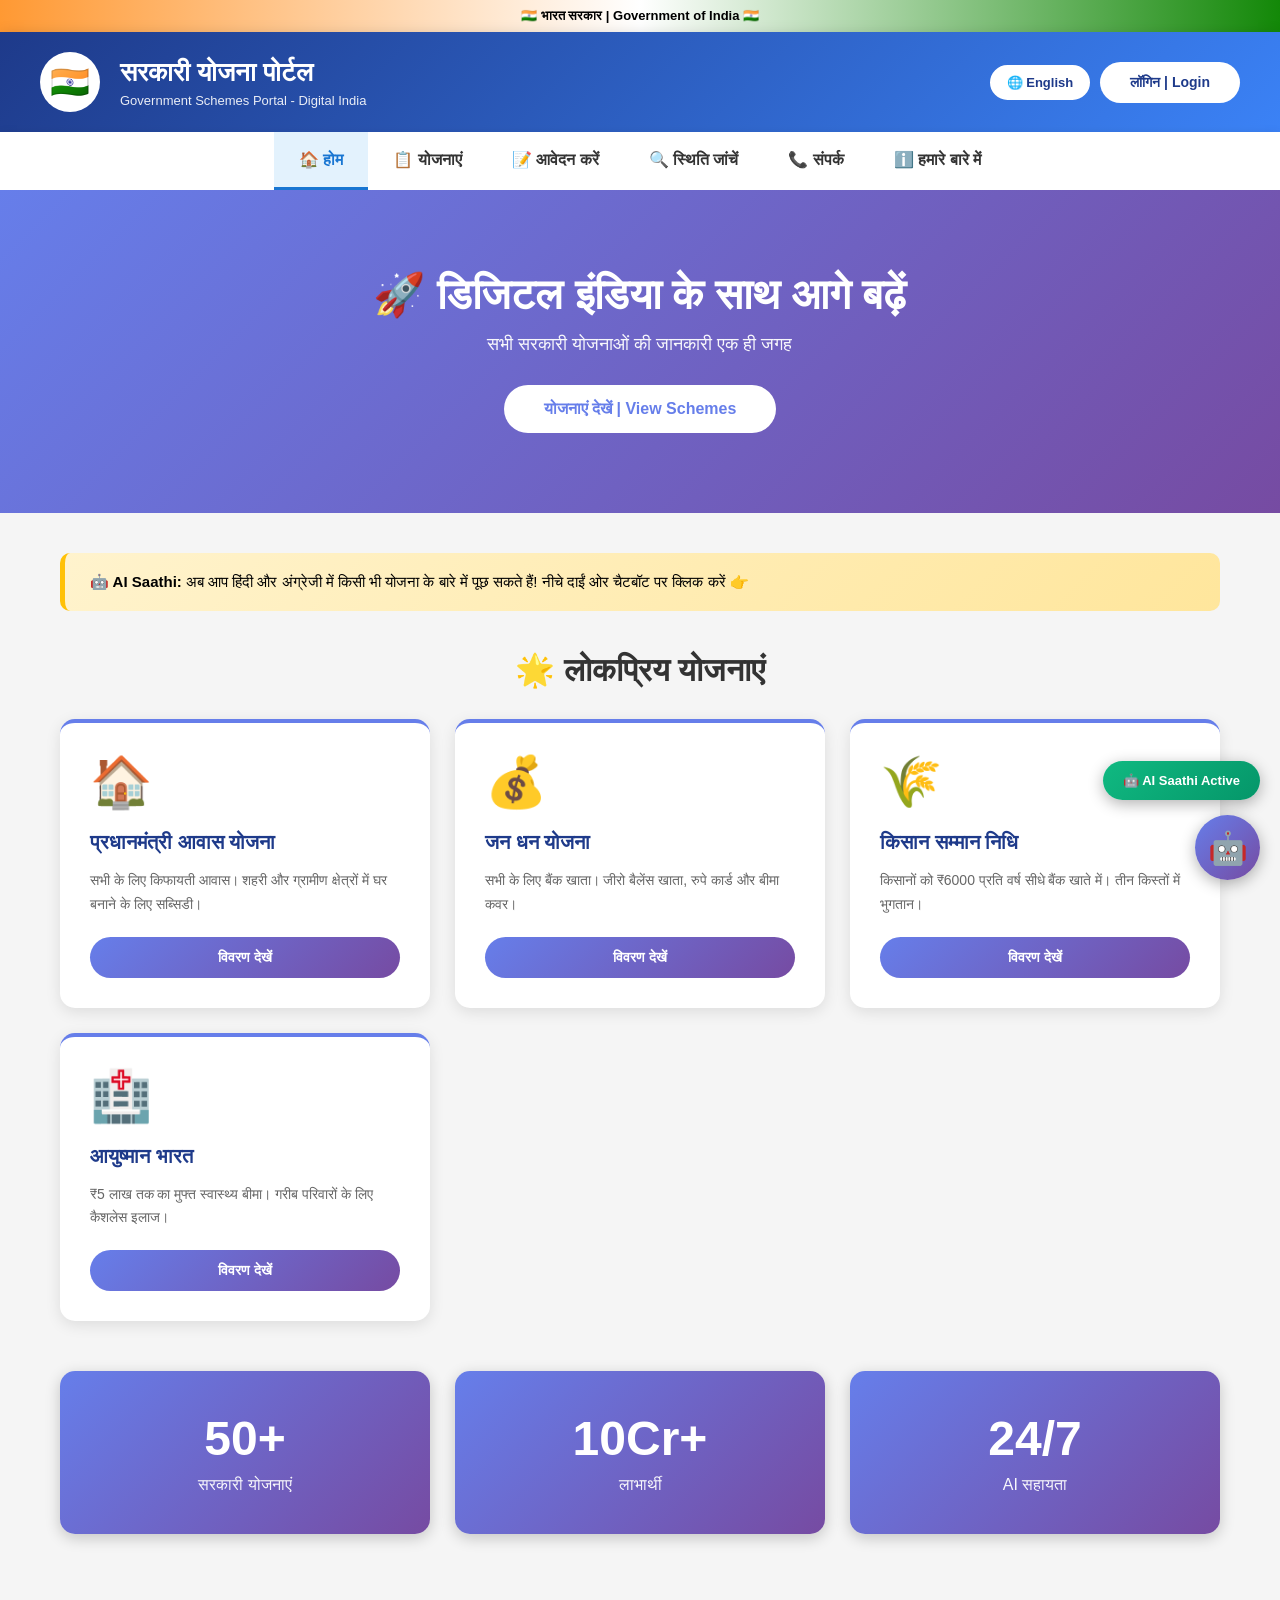
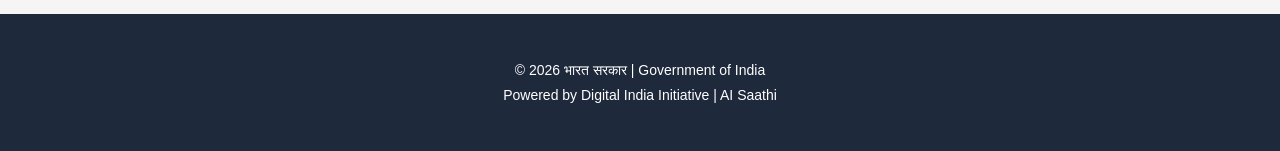
<file: frontend/demo-portal/index.html>
<!DOCTYPE html>
<html lang="hi">
<head>
  <meta charset="UTF-8">
  <meta name="viewport" content="width=device-width, initial-scale=1.0">
  <title>भारत सरकार योजना पोर्टल | Government Schemes Portal</title>
  <link rel="stylesheet" href="style.css">
</head>
<body>
  <div class="top-bar">🇮🇳 भारत सरकार | Government of India 🇮🇳</div>

  <header class="header">
    <div class="header-left">
      <div class="emblem">🇮🇳</div>
      <div class="header-title">
        <h1 data-hi="सरकारी योजना पोर्टल" data-en="Government Schemes Portal">सरकारी योजना पोर्टल</h1>
        <p data-hi="Government Schemes Portal - Digital India" data-en="Government Schemes Portal - Digital India">Government Schemes Portal - Digital India</p>
      </div>
    </div>
    <div style="display:flex;gap:10px;align-items:center;">
      <button class="lang-toggle" onclick="toggleLanguage()" style="background:white;color:#1e3a8a;padding:8px 15px;border:2px solid white;border-radius:20px;cursor:pointer;font-weight:600;font-size:13px;">🌐 English</button>
      <button class="btn-login" onclick="location.href='login.html'" data-hi="लॉगिन | Login" data-en="Login">लॉगिन | Login</button>
    </div>
  </header>

  <nav class="nav">
    <a href="index.html" class="active" data-hi="🏠 होम" data-en="🏠 Home">🏠 होम</a>
    <a href="schemes.html" data-hi="📋 योजनाएं" data-en="📋 Schemes">📋 योजनाएं</a>
    <a href="apply.html" data-hi="📝 आवेदन करें" data-en="📝 Apply">📝 आवेदन करें</a>
    <a href="status.html" data-hi="🔍 स्थिति जांचें" data-en="🔍 Check Status">🔍 स्थिति जांचें</a>
    <a href="contact.html" data-hi="📞 संपर्क" data-en="📞 Contact">📞 संपर्क</a>
    <a href="about.html" data-hi="ℹ️ हमारे बारे में" data-en="ℹ️ About">ℹ️ हमारे बारे में</a>
  </nav>

  <div class="hero">
    <h2 data-hi="🚀 डिजिटल इंडिया के साथ आगे बढ़ें" data-en="🚀 Move Forward with Digital India">🚀 डिजिटल इंडिया के साथ आगे बढ़ें</h2>
    <p data-hi="सभी सरकारी योजनाओं की जानकारी एक ही जगह" data-en="All Government Schemes Information at One Place">सभी सरकारी योजनाओं की जानकारी एक ही जगह</p>
    <button class="btn-hero" onclick="location.href='schemes.html'" data-hi="योजनाएं देखें | View Schemes" data-en="View Schemes">योजनाएं देखें | View Schemes</button>
  </div>

  <div class="container">
    <div class="info-banner">
      <strong data-hi="🤖 AI Saathi:" data-en="🤖 AI Saathi:">🤖 AI Saathi:</strong> <span data-hi="अब आप हिंदी और अंग्रेजी में किसी भी योजना के बारे में पूछ सकते हैं! नीचे दाईं ओर चैटबॉट पर क्लिक करें 👉" data-en="Now you can ask about any scheme in Hindi and English! Click the chatbot on the bottom right 👉">अब आप हिंदी और अंग्रेजी में किसी भी योजना के बारे में पूछ सकते हैं! नीचे दाईं ओर चैटबॉट पर क्लिक करें 👉</span>
    </div>

    <h2 class="section-title" data-hi="🌟 लोकप्रिय योजनाएं" data-en="🌟 Popular Schemes">🌟 लोकप्रिय योजनाएं</h2>
    
    <div class="schemes-grid">
      <div class="scheme-card">
        <div class="scheme-icon">🏠</div>
        <h3 data-hi="प्रधानमंत्री आवास योजना" data-en="PM Housing Scheme">प्रधानमंत्री आवास योजना</h3>
        <p data-hi="सभी के लिए किफायती आवास। शहरी और ग्रामीण क्षेत्रों में घर बनाने के लिए सब्सिडी।" data-en="Affordable housing for all. Subsidy for building homes in urban and rural areas.">सभी के लिए किफायती आवास। शहरी और ग्रामीण क्षेत्रों में घर बनाने के लिए सब्सिडी।</p>
        <button class="btn" onclick="location.href='schemes.html'" data-hi="विवरण देखें" data-en="View Details">विवरण देखें</button>
      </div>

      <div class="scheme-card">
        <div class="scheme-icon">💰</div>
        <h3 data-hi="जन धन योजना" data-en="Jan Dhan Yojana">जन धन योजना</h3>
        <p data-hi="सभी के लिए बैंक खाता। जीरो बैलेंस खाता, रुपे कार्ड और बीमा कवर।" data-en="Bank account for all. Zero balance account, RuPay card and insurance cover.">सभी के लिए बैंक खाता। जीरो बैलेंस खाता, रुपे कार्ड और बीमा कवर।</p>
        <button class="btn" onclick="location.href='schemes.html'" data-hi="विवरण देखें" data-en="View Details">विवरण देखें</button>
      </div>

      <div class="scheme-card">
        <div class="scheme-icon">🌾</div>
        <h3 data-hi="किसान सम्मान निधि" data-en="Kisan Samman Nidhi">किसान सम्मान निधि</h3>
        <p data-hi="किसानों को ₹6000 प्रति वर्ष सीधे बैंक खाते में। तीन किस्तों में भुगतान।" data-en="₹6000 per year directly to farmers' bank accounts. Payment in three installments.">किसानों को ₹6000 प्रति वर्ष सीधे बैंक खाते में। तीन किस्तों में भुगतान।</p>
        <button class="btn" onclick="location.href='schemes.html'" data-hi="विवरण देखें" data-en="View Details">विवरण देखें</button>
      </div>

      <div class="scheme-card">
        <div class="scheme-icon">🏥</div>
        <h3 data-hi="आयुष्मान भारत" data-en="Ayushman Bharat">आयुष्मान भारत</h3>
        <p data-hi="₹5 लाख तक का मुफ्त स्वास्थ्य बीमा। गरीब परिवारों के लिए कैशलेस इलाज।" data-en="Free health insurance up to ₹5 lakh. Cashless treatment for poor families.">₹5 लाख तक का मुफ्त स्वास्थ्य बीमा। गरीब परिवारों के लिए कैशलेस इलाज।</p>
        <button class="btn" onclick="location.href='schemes.html'" data-hi="विवरण देखें" data-en="View Details">विवरण देखें</button>
      </div>
    </div>

    <div class="stats-section">
      <div class="stat-card">
        <div class="stat-number">50+</div>
        <div class="stat-label" data-hi="सरकारी योजनाएं" data-en="Government Schemes">सरकारी योजनाएं</div>
      </div>
      <div class="stat-card">
        <div class="stat-number">10Cr+</div>
        <div class="stat-label" data-hi="लाभार्थी" data-en="Beneficiaries">लाभार्थी</div>
      </div>
      <div class="stat-card">
        <div class="stat-number">24/7</div>
        <div class="stat-label" data-hi="AI सहायता" data-en="AI Support">AI सहायता</div>
      </div>
    </div>
  </div>

  <footer class="footer">
    <p>© 2026 भारत सरकार | Government of India</p>
    <p>Powered by Digital India Initiative | AI Saathi</p>
  </footer>

  <div class="ai-badge">🤖 AI Saathi Active</div>
  <script src="lang-toggle.js"></script>
  <script src="chatbot.js"></script>
</body>
</html>
</file>
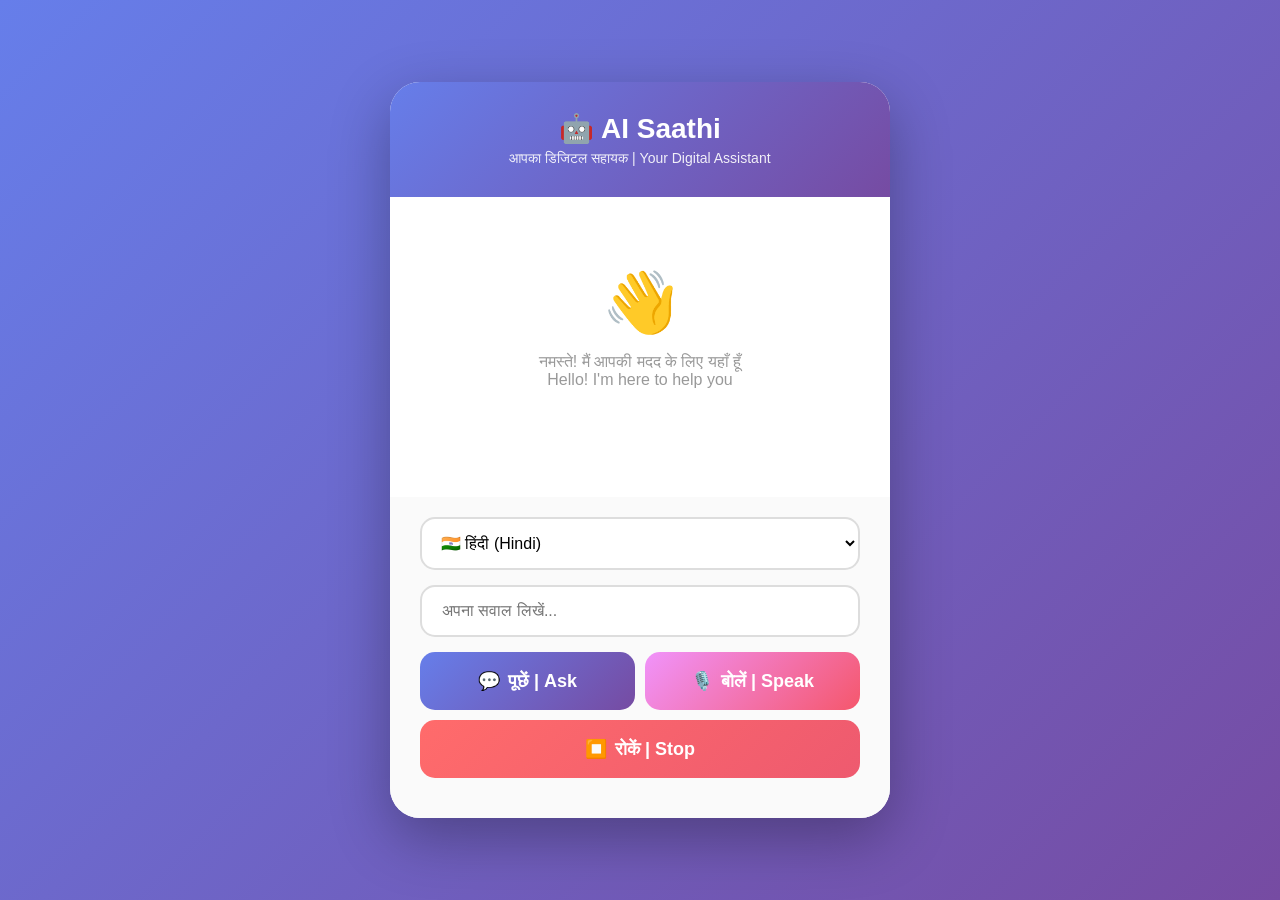
<file: frontend/main-chat/index.html>
<!DOCTYPE html>
<html>
<head>
  <title>AI Saathi - आपका सहायक</title>
  <meta charset="UTF-8">
  <meta name="viewport" content="width=device-width, initial-scale=1.0">
  <meta http-equiv="Cache-Control" content="no-cache, no-store, must-revalidate">
  <style>
    * { margin: 0; padding: 0; box-sizing: border-box; }
    body {
      font-family: 'Segoe UI', Tahoma, Geneva, Verdana, sans-serif;
      background: linear-gradient(135deg, #667eea 0%, #764ba2 100%);
      min-height: 100vh;
      display: flex;
      justify-content: center;
      align-items: center;
      padding: 20px;
    }
    .container {
      background: white;
      border-radius: 30px;
      box-shadow: 0 20px 60px rgba(0,0,0,0.3);
      max-width: 500px;
      width: 100%;
      overflow: hidden;
    }
    .header {
      background: linear-gradient(135deg, #667eea 0%, #764ba2 100%);
      color: white;
      padding: 30px;
      text-align: center;
    }
    .header h1 { font-size: 28px; margin-bottom: 5px; }
    .header p { font-size: 14px; opacity: 0.9; }
    .chat-area {
      padding: 30px;
      min-height: 300px;
      max-height: 400px;
      overflow-y: auto;
    }
    .message {
      background: #f0f0f0;
      padding: 20px;
      border-radius: 20px;
      margin-bottom: 15px;
      font-size: 18px;
      line-height: 1.6;
      animation: fadeIn 0.3s;
    }
    .listen-btn {
      background: linear-gradient(135deg, #4caf50 0%, #45a049 100%);
      color: white;
      border: none;
      padding: 8px 16px;
      border-radius: 20px;
      cursor: pointer;
      font-size: 14px;
      font-weight: 600;
      margin-top: 10px;
      display: inline-flex;
      align-items: center;
      gap: 6px;
      transition: all 0.3s;
    }
    .listen-btn:hover { transform: translateY(-2px); box-shadow: 0 4px 12px rgba(76, 175, 80, 0.4); }
    .listen-btn.playing { background: linear-gradient(135deg, #ff6b6b 0%, #ee5a6f 100%); animation: pulse 1.5s infinite; }
    @keyframes fadeIn { from { opacity: 0; transform: translateY(10px); } to { opacity: 1; transform: translateY(0); } }
    @keyframes pulse { 0%, 100% { transform: scale(1); } 50% { transform: scale(1.05); } }
    .message.thinking { background: #e3f2fd; color: #1976d2; text-align: center; font-weight: 500; }
    .message.listening { background: #fff3e0; color: #f57c00; text-align: center; font-weight: 500; }
    .empty-state { text-align: center; color: #999; padding: 40px 20px; }
    .empty-state .icon { font-size: 60px; margin-bottom: 15px; }
    .controls { padding: 20px 30px 30px; background: #fafafa; }
    .lang-selector { margin-bottom: 15px; }
    .lang-selector select {
      width: 100%;
      padding: 15px;
      font-size: 16px;
      border: 2px solid #ddd;
      border-radius: 15px;
      background: white;
      cursor: pointer;
      transition: all 0.3s;
    }
    .lang-selector select:focus { outline: none; border-color: #667eea; }
    .input-area { display: flex; gap: 10px; margin-bottom: 15px; }
    #q {
      flex: 1;
      padding: 15px 20px;
      font-size: 16px;
      border: 2px solid #ddd;
      border-radius: 15px;
      transition: all 0.3s;
    }
    #q:focus { outline: none; border-color: #667eea; }
    .btn-group { display: grid; grid-template-columns: 1fr 1fr; gap: 10px; }
    .control-btns { margin-top: 10px; }
    button {
      padding: 18px;
      font-size: 18px;
      border: none;
      border-radius: 15px;
      cursor: pointer;
      font-weight: 600;
      transition: all 0.3s;
      display: flex;
      align-items: center;
      justify-content: center;
      gap: 8px;
    }
    .ask-btn { background: linear-gradient(135deg, #667eea 0%, #764ba2 100%); color: white; }
    .ask-btn:hover { transform: translateY(-2px); box-shadow: 0 5px 15px rgba(102, 126, 234, 0.4); }
    .mic-btn { background: linear-gradient(135deg, #f093fb 0%, #f5576c 100%); color: white; }
    .mic-btn:hover { transform: translateY(-2px); box-shadow: 0 5px 15px rgba(245, 87, 108, 0.4); }
    .mic-btn.listening { animation: pulse 1.5s infinite; }
    .stop-btn { background: linear-gradient(135deg, #ff6b6b 0%, #ee5a6f 100%); color: white; width: 100%; }
    .stop-btn:hover { transform: translateY(-2px); box-shadow: 0 5px 15px rgba(255, 107, 107, 0.4); }
    button:active { transform: scale(0.98); }
    .detected-lang { text-align: center; font-size: 12px; color: #666; margin-top: 10px; }
    @media (max-width: 600px) {
      .header h1 { font-size: 24px; }
      .message { font-size: 16px; }
      button { font-size: 16px; padding: 15px; }
    }
  </style>
</head>
<body>
  <div class="container">
    <div class="header">
      <h1>🤖 AI Saathi</h1>
      <p>आपका डिजिटल सहायक | Your Digital Assistant</p>
    </div>
    <div class="chat-area" id="chat-area">
      <div class="empty-state">
        <div class="icon">👋</div>
        <p>नमस्ते! मैं आपकी मदद के लिए यहाँ हूँ</p>
        <p>Hello! I'm here to help you</p>
      </div>
    </div>
    <div class="controls">
      <div class="lang-selector">
        <select id="lang">
          <option value="hi-IN">🇮🇳 हिंदी (Hindi)</option>
          <option value="en-IN">🇬🇧 English</option>
        </select>
      </div>
      <div class="input-area">
        <input type="text" id="q" placeholder="Type your question...">
      </div>
      <div class="btn-group">
        <button class="ask-btn" onclick="ask()"><span>💬</span><span>पूछें | Ask</span></button>
        <button class="mic-btn" id="mic-btn" onclick="startVoice()"><span>🎙️</span><span>बोलें | Speak</span></button>
      </div>
      <div class="control-btns">
        <button class="stop-btn" onclick="stopAll()"><span>⏹️</span><span>रोकें | Stop</span></button>
      </div>
      <div class="detected-lang" id="detected-lang"></div>
    </div>
  </div>

<script>
const textApiUrl = "https://jg30c7c6r7.execute-api.ap-south-1.amazonaws.com/prod/ask";
const audioApiUrl = "https://jg30c7c6r7.execute-api.ap-south-1.amazonaws.com/prod/audio";

let audioPlayer = null;
let recognition = null;

async function ask(autoPlayAudio = false){
  const qEl = document.getElementById("q");
  const langEl = document.getElementById("lang");
  const chatArea = document.getElementById("chat-area");

  if (!qEl) return;
  const q = qEl.value.trim();
  if (!q) return;

  const selectedLang = langEl ? langEl.value.split("-")[0] : "hi";

  stopAll();
  const thinkingMsg = selectedLang === "en" ? "🤔 Thinking..." : "🤔 सोच रहा हूँ... Thinking...";
  chatArea.innerHTML = `<div class="message thinking">${thinkingMsg}</div>`;
  document.getElementById("detected-lang").innerText = "";

  try{
    const res = await fetch(textApiUrl,{
      method:"POST",
      headers:{"Content-Type":"application/json"},
      body: JSON.stringify({question:q, language: selectedLang})
    });

    if(!res.ok) throw new Error("API error: " + res.status);
    const data = await res.json();
    
    let messageHTML = `<div class="message">${data.answer || "No answer received"}`;
    messageHTML += `<br><button class="listen-btn" onclick="fetchAudio(this, '${selectedLang}')"><span>🔊</span><span>सुनें | Listen</span></button>`;
    messageHTML += `</div>`;
    chatArea.innerHTML = messageHTML;
    
    if(data.detected_language){
      const langName = data.detected_language === 'en' ? 'English' : 'हिंदी';
      document.getElementById("detected-lang").innerText = `भाषा | Language: ${langName}`;
    }
    
    qEl.value = "";
    
    if(autoPlayAudio){
      setTimeout(() => {
        const listenBtn = chatArea.querySelector('.listen-btn');
        if(listenBtn) listenBtn.click();
      }, 100);
    }

  }catch(e){
    chatArea.innerHTML = `<div class="message" style="background:#ffebee;color:#c62828;">❌ Error: ${e.message}</div>`;
  }
}

async function fetchAudio(btnElement, language){
  if(audioPlayer && !audioPlayer.paused){
    stopAudio();
    return;
  }
  
  // Get the text from the message div
  const messageDiv = btnElement.closest('.message');
  const text = messageDiv.textContent.replace(/सुनें \| Listen/g, '').trim();
  
  btnElement.innerHTML = '<span>⏳</span><span>Loading...</span>';
  btnElement.disabled = true;
  
  try{
    const res = await fetch(audioApiUrl, {
      method: "POST",
      headers: {"Content-Type": "application/json"},
      body: JSON.stringify({text: text, language: language})
    });
    
    if(!res.ok) throw new Error("Audio API error");
    const data = await res.json();
    
    if(data.audio){
      playAudio(data.audio, btnElement);
    }
  }catch(e){
    btnElement.innerHTML = '<span>❌</span><span>Error</span>';
    setTimeout(() => {
      btnElement.innerHTML = '<span>🔊</span><span>सुनें | Listen</span>';
      btnElement.disabled = false;
    }, 2000);
  }
}

function playAudio(base64, btnElement){
  stopAudio();
  const src = "data:audio/mp3;base64," + base64;
  audioPlayer = new Audio(src);
  
  if(btnElement){
    btnElement.innerHTML = '<span>⏸️</span><span>रोकें | Stop</span>';
    btnElement.classList.add('playing');
    btnElement.disabled = false;
  }
  
  audioPlayer.play();
  
  audioPlayer.onended = () => {
    if(btnElement){
      btnElement.innerHTML = '<span>🔊</span><span>सुनें | Listen</span>';
      btnElement.classList.remove('playing');
    }
    audioPlayer = null;
  };
}

function stopAudio(){
  if (audioPlayer){
    audioPlayer.pause();
    audioPlayer.currentTime = 0;
    audioPlayer = null;
  }
  document.querySelectorAll('.listen-btn').forEach(btn => {
    btn.innerHTML = '<span>🔊</span><span>सुनें | Listen</span>';
    btn.classList.remove('playing');
    btn.disabled = false;
  });
}

function startVoice(){
  stopAll();

  const SpeechRecognition = window.SpeechRecognition || window.webkitSpeechRecognition;
  if (!SpeechRecognition){
    alert("आपका ब्राउज़र वॉइस को सपोर्ट नहीं करता | Voice not supported");
    return;
  }

  const langEl = document.getElementById("lang");
  const chatArea = document.getElementById("chat-area");
  const micBtn = document.getElementById("mic-btn");
  const selectedLang = langEl ? langEl.value : "hi-IN";

  recognition = new SpeechRecognition();
  recognition.lang = selectedLang;
  recognition.continuous = false;
  recognition.interimResults = false;

  recognition.start();
  const listeningMsg = selectedLang === "hi-IN" ? "🎤 सुन रहा हूँ... Listening..." : "🎤 Listening...";
  chatArea.innerHTML = `<div class="message listening">${listeningMsg}</div>`;
  micBtn.classList.add('listening');

  recognition.onresult = function(event){
    const text = event.results[0][0].transcript;
    document.getElementById("q").value = text;
    recognition.stop();
    micBtn.classList.remove('listening');
    ask(true);
  };

  recognition.onend = function(){ 
    recognition = null;
    micBtn.classList.remove('listening');
  };
  
  recognition.onerror = function(e){ 
    recognition = null;
    micBtn.classList.remove('listening');
    if(e.error !== 'no-speech'){
      chatArea.innerHTML = `<div class="message" style="background:#ffebee;color:#c62828;">❌ Voice error: ${e.error}</div>`;
    }
  };
}

function stopVoice(){
  if (recognition){
    recognition.stop();
    recognition = null;
  }
}

function stopAll(){
  stopAudio();
  stopVoice();
  const micBtn = document.getElementById("mic-btn");
  if(micBtn) micBtn.classList.remove('listening');
}

function updatePlaceholder(){
  const langEl = document.getElementById("lang");
  const qEl = document.getElementById("q");
  if(langEl && qEl){
    qEl.placeholder = langEl.value === "en-IN" ? "Type your question..." : "अपना सवाल लिखें...";
  }
}

document.addEventListener("DOMContentLoaded", function(){
  const langEl = document.getElementById("lang");
  const qEl = document.getElementById("q");
  
  if(langEl){
    langEl.addEventListener("change", function(){
      stopAll();
      updatePlaceholder();
    });
  }
  
  if(qEl){
    qEl.addEventListener("keypress", function(e){
      if(e.key === "Enter") ask();
    });
  }
  
  updatePlaceholder();
});
</script>
</body>
</html>
</file>
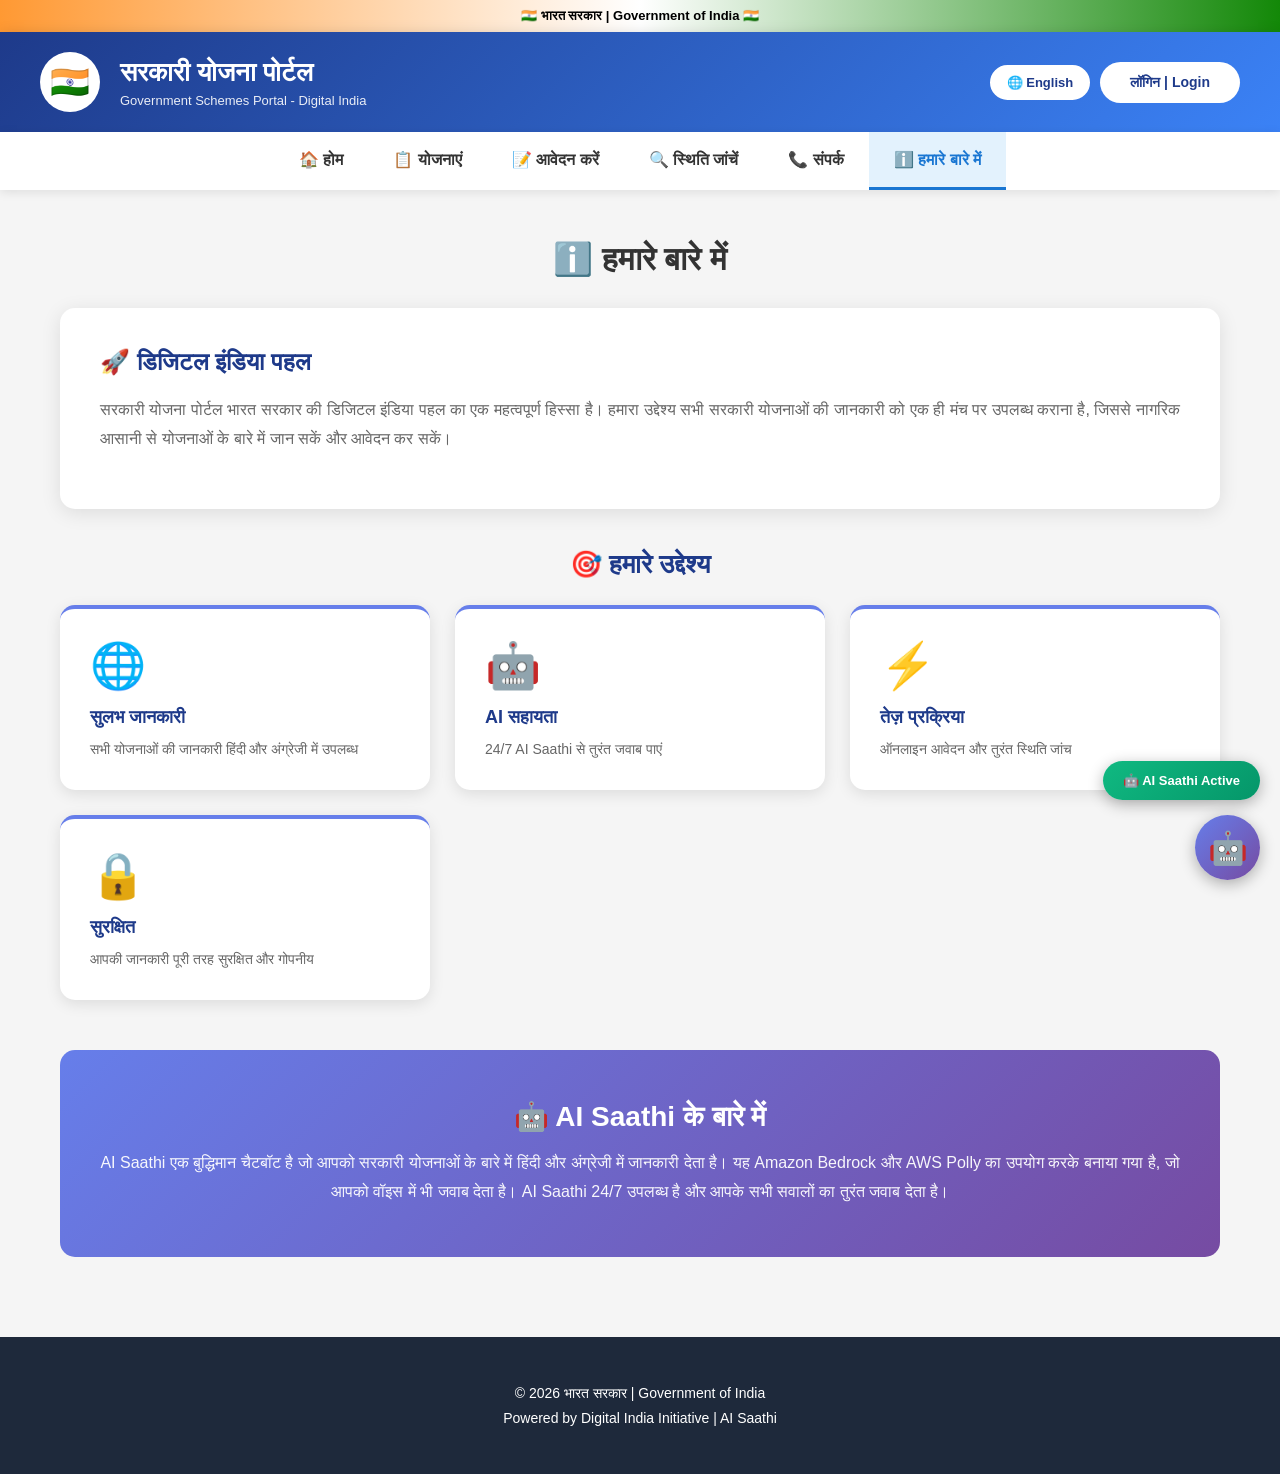
<file: frontend/demo-portal/about.html>
<!DOCTYPE html>
<html lang="hi">
<head>
  <meta charset="UTF-8">
  <meta name="viewport" content="width=device-width, initial-scale=1.0">
  <title>हमारे बारे में | About Us</title>
  <link rel="stylesheet" href="style.css">
</head>
<body>
  <div class="top-bar">🇮🇳 भारत सरकार | Government of India 🇮🇳</div>

  <header class="header">
    <div class="header-left">
      <div class="emblem">🇮🇳</div>
      <div class="header-title">
        <h1 data-hi="सरकारी योजना पोर्टल" data-en="Government Schemes Portal">सरकारी योजना पोर्टल</h1>
        <p>Government Schemes Portal - Digital India</p>
      </div>
    </div>
    <div style="display:flex;gap:10px;align-items:center;">
      <button class="lang-toggle" onclick="toggleLanguage()" style="background:white;color:#1e3a8a;padding:8px 15px;border:2px solid white;border-radius:20px;cursor:pointer;font-weight:600;font-size:13px;">🌐 English</button>
      <button class="btn-login" onclick="location.href='login.html'" data-hi="लॉगिन | Login" data-en="Login">लॉगिन | Login</button>
    </div>
  </header>

  <nav class="nav">
    <a href="index.html" data-hi="🏠 होम" data-en="🏠 Home">🏠 होम</a>
    <a href="schemes.html" data-hi="📋 योजनाएं" data-en="📋 Schemes">📋 योजनाएं</a>
    <a href="apply.html" data-hi="📝 आवेदन करें" data-en="📝 Apply">📝 आवेदन करें</a>
    <a href="status.html" data-hi="🔍 स्थिति जांचें" data-en="🔍 Check Status">🔍 स्थिति जांचें</a>
    <a href="contact.html" data-hi="📞 संपर्क" data-en="📞 Contact">📞 संपर्क</a>
    <a href="about.html" class="active" data-hi="ℹ️ हमारे बारे में" data-en="ℹ️ About">ℹ️ हमारे बारे में</a>
  </nav>

  <div class="container" style="margin-top:50px;">
    <h2 class="section-title" data-hi="ℹ️ हमारे बारे में" data-en="ℹ️ About Us">ℹ️ हमारे बारे में</h2>

    <div style="background:white; padding:40px; border-radius:15px; box-shadow:0 4px 20px rgba(0,0,0,0.1); margin-bottom:40px;">
      <h3 style="color:#1e3a8a; font-size:24px; margin-bottom:20px;" data-hi="🚀 डिजिटल इंडिया पहल" data-en="🚀 Digital India Initiative">🚀 डिजिटल इंडिया पहल</h3>
      <p style="color:#666; line-height:1.8; font-size:16px; margin-bottom:15px;" data-hi="सरकारी योजना पोर्टल भारत सरकार की डिजिटल इंडिया पहल का एक महत्वपूर्ण हिस्सा है। हमारा उद्देश्य सभी सरकारी योजनाओं की जानकारी को एक ही मंच पर उपलब्ध कराना है, जिससे नागरिक आसानी से योजनाओं के बारे में जान सकें और आवेदन कर सकें।" data-en="The Government Schemes Portal is a key part of the Government of India's Digital India initiative. Our goal is to provide information about all government schemes on a single platform, making it easy for citizens to learn about and apply for schemes.">
        सरकारी योजना पोर्टल भारत सरकार की डिजिटल इंडिया पहल का एक महत्वपूर्ण हिस्सा है। हमारा उद्देश्य सभी सरकारी योजनाओं की जानकारी को एक ही मंच पर उपलब्ध कराना है, जिससे नागरिक आसानी से योजनाओं के बारे में जान सकें और आवेदन कर सकें।
      </p>
    </div>

    <h3 style="color:#1e3a8a; font-size:26px; margin-bottom:25px; text-align:center;" data-hi="🎯 हमारे उद्देश्य" data-en="🎯 Our Objectives">🎯 हमारे उद्देश्य</h3>
    
    <div style="display:grid; grid-template-columns:repeat(auto-fit, minmax(280px, 1fr)); gap:25px; margin-bottom:50px;">
      <div style="background:white; padding:30px; border-radius:15px; box-shadow:0 4px 15px rgba(0,0,0,0.1); border-top:4px solid #667eea;">
        <div style="font-size:45px; margin-bottom:15px;">🌐</div>
        <h4 style="color:#1e3a8a; margin-bottom:10px; font-size:18px;" data-hi="सुलभ जानकारी" data-en="Accessible Information">सुलभ जानकारी</h4>
        <p style="color:#666; line-height:1.6; font-size:14px;" data-hi="सभी योजनाओं की जानकारी हिंदी और अंग्रेजी में उपलब्ध" data-en="Information about all schemes available in Hindi and English">सभी योजनाओं की जानकारी हिंदी और अंग्रेजी में उपलब्ध</p>
      </div>

      <div style="background:white; padding:30px; border-radius:15px; box-shadow:0 4px 15px rgba(0,0,0,0.1); border-top:4px solid #667eea;">
        <div style="font-size:45px; margin-bottom:15px;">🤖</div>
        <h4 style="color:#1e3a8a; margin-bottom:10px; font-size:18px;" data-hi="AI सहायता" data-en="AI Support">AI सहायता</h4>
        <p style="color:#666; line-height:1.6; font-size:14px;" data-hi="24/7 AI Saathi से तुरंत जवाब पाएं" data-en="Get instant answers from AI Saathi 24/7">24/7 AI Saathi से तुरंत जवाब पाएं</p>
      </div>

      <div style="background:white; padding:30px; border-radius:15px; box-shadow:0 4px 15px rgba(0,0,0,0.1); border-top:4px solid #667eea;">
        <div style="font-size:45px; margin-bottom:15px;">⚡</div>
        <h4 style="color:#1e3a8a; margin-bottom:10px; font-size:18px;" data-hi="तेज़ प्रक्रिया" data-en="Fast Process">तेज़ प्रक्रिया</h4>
        <p style="color:#666; line-height:1.6; font-size:14px;" data-hi="ऑनलाइन आवेदन और तुरंत स्थिति जांच" data-en="Online application and instant status check">ऑनलाइन आवेदन और तुरंत स्थिति जांच</p>
      </div>

      <div style="background:white; padding:30px; border-radius:15px; box-shadow:0 4px 15px rgba(0,0,0,0.1); border-top:4px solid #667eea;">
        <div style="font-size:45px; margin-bottom:15px;">🔒</div>
        <h4 style="color:#1e3a8a; margin-bottom:10px; font-size:18px;" data-hi="सुरक्षित" data-en="Secure">सुरक्षित</h4>
        <p style="color:#666; line-height:1.6; font-size:14px;" data-hi="आपकी जानकारी पूरी तरह सुरक्षित और गोपनीय" data-en="Your information is completely secure and confidential">आपकी जानकारी पूरी तरह सुरक्षित और गोपनीय</p>
      </div>
    </div>

    <div style="background:linear-gradient(135deg, #667eea, #764ba2); color:white; padding:50px 40px; border-radius:15px; text-align:center; margin-bottom:40px;">
      <h3 style="font-size:28px; margin-bottom:15px;" data-hi="🤖 AI Saathi के बारे में" data-en="🤖 About AI Saathi">🤖 AI Saathi के बारे में</h3>
      <p style="font-size:16px; line-height:1.8; opacity:0.95;" data-hi="AI Saathi एक बुद्धिमान चैटबॉट है जो आपको सरकारी योजनाओं के बारे में हिंदी और अंग्रेजी में जानकारी देता है। यह Amazon Bedrock और AWS Polly का उपयोग करके बनाया गया है, जो आपको वॉइस में भी जवाब देता है। AI Saathi 24/7 उपलब्ध है और आपके सभी सवालों का तुरंत जवाब देता है।" data-en="AI Saathi is an intelligent chatbot that provides information about government schemes in Hindi and English. Built using Amazon Bedrock and AWS Polly, it can also respond with voice. AI Saathi is available 24/7 and answers all your questions instantly.">
        AI Saathi एक बुद्धिमान चैटबॉट है जो आपको सरकारी योजनाओं के बारे में हिंदी और अंग्रेजी में जानकारी देता है। यह Amazon Bedrock और AWS Polly का उपयोग करके बनाया गया है, जो आपको वॉइस में भी जवाब देता है। AI Saathi 24/7 उपलब्ध है और आपके सभी सवालों का तुरंत जवाब देता है।
      </p>
    </div>
  </div>

  <footer class="footer">
    <p>© 2026 भारत सरकार | Government of India</p>
    <p>Powered by Digital India Initiative | AI Saathi</p>
  </footer>

  <div class="ai-badge">🤖 AI Saathi Active</div>
  <script src="lang-toggle.js"></script>
  <script src="chatbot.js"></script>
</body>
</html>
</file>
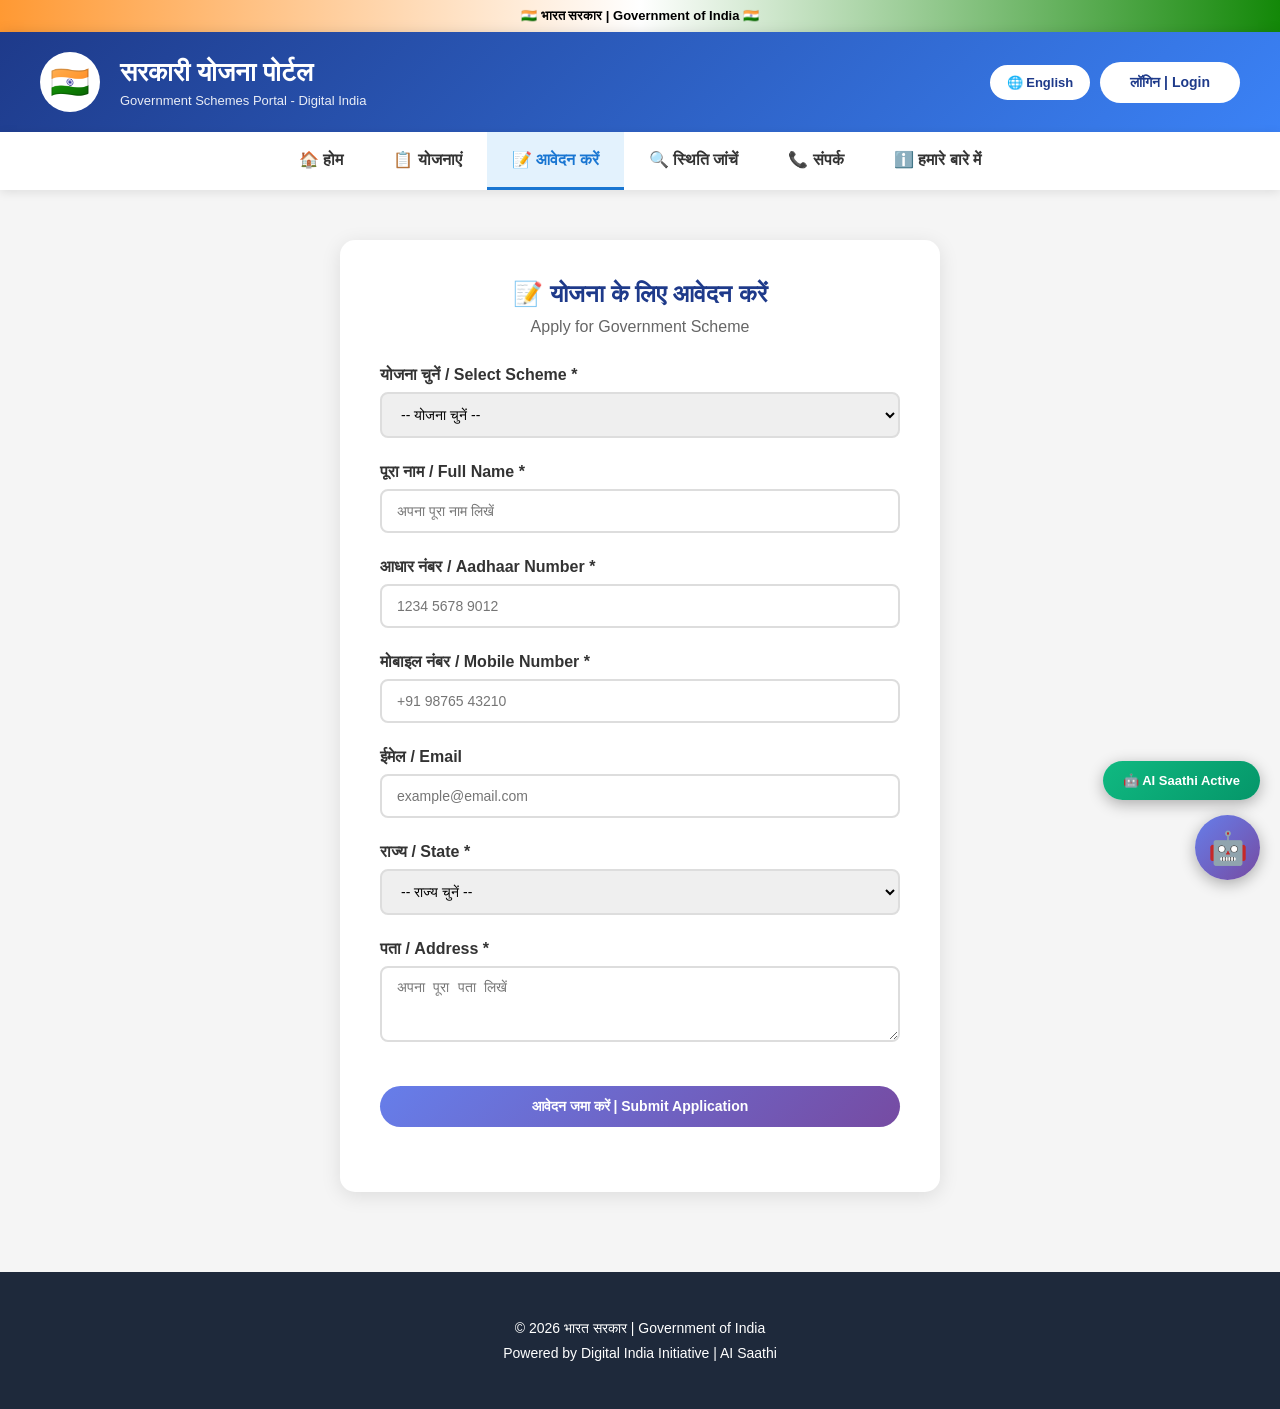
<file: frontend/demo-portal/apply.html>
<!DOCTYPE html>
<html lang="hi">
<head>
  <meta charset="UTF-8">
  <meta name="viewport" content="width=device-width, initial-scale=1.0">
  <title>आवेदन करें | Apply</title>
  <link rel="stylesheet" href="style.css">
</head>
<body>
  <div class="top-bar">🇮🇳 भारत सरकार | Government of India 🇮🇳</div>

  <header class="header">
    <div class="header-left">
      <div class="emblem">🇮🇳</div>
      <div class="header-title">
        <h1 data-hi="सरकारी योजना पोर्टल" data-en="Government Schemes Portal">सरकारी योजना पोर्टल</h1>
        <p>Government Schemes Portal - Digital India</p>
      </div>
    </div>
    <div style="display:flex;gap:10px;align-items:center;">
      <button class="lang-toggle" onclick="toggleLanguage()" style="background:white;color:#1e3a8a;padding:8px 15px;border:2px solid white;border-radius:20px;cursor:pointer;font-weight:600;font-size:13px;">🌐 English</button>
      <button class="btn-login" onclick="location.href='login.html'" data-hi="लॉगिन | Login" data-en="Login">लॉगिन | Login</button>
    </div>
  </header>

  <nav class="nav">
    <a href="index.html" data-hi="🏠 होम" data-en="🏠 Home">🏠 होम</a>
    <a href="schemes.html" data-hi="📋 योजनाएं" data-en="📋 Schemes">📋 योजनाएं</a>
    <a href="apply.html" class="active" data-hi="📝 आवेदन करें" data-en="📝 Apply">📝 आवेदन करें</a>
    <a href="status.html" data-hi="🔍 स्थिति जांचें" data-en="🔍 Check Status">🔍 स्थिति जांचें</a>
    <a href="contact.html" data-hi="📞 संपर्क" data-en="📞 Contact">📞 संपर्क</a>
    <a href="about.html" data-hi="ℹ️ हमारे बारे में" data-en="ℹ️ About">ℹ️ हमारे बारे में</a>
  </nav>

  <div class="container" style="margin-top:50px; margin-bottom:50px;">
    <div class="form-container">
      <h2 style="text-align:center; color:#1e3a8a; margin-bottom:10px;" data-hi="📝 योजना के लिए आवेदन करें" data-en="📝 Apply for Government Scheme">📝 योजना के लिए आवेदन करें</h2>
      <p style="text-align:center; color:#666; margin-bottom:30px;">Apply for Government Scheme</p>
      
      <form onsubmit="handleApply(event)">
        <div class="form-group">
          <label data-hi="योजना चुनें / Select Scheme *" data-en="Select Scheme *">योजना चुनें / Select Scheme *</label>
          <select required>
            <option value="" data-hi="-- योजना चुनें --" data-en="-- Select Scheme --">-- योजना चुनें --</option>
            <option data-hi="प्रधानमंत्री आवास योजना" data-en="PM Housing Scheme">प्रधानमंत्री आवास योजना</option>
            <option data-hi="जन धन योजना" data-en="Jan Dhan Yojana">जन धन योजना</option>
            <option data-hi="किसान सम्मान निधि" data-en="Kisan Samman Nidhi">किसान सम्मान निधि</option>
            <option data-hi="उज्ज्वला योजना" data-en="Ujjwala Yojana">उज्ज्वला योजना</option>
            <option data-hi="आयुष्मान भारत" data-en="Ayushman Bharat">आयुष्मान भारत</option>
            <option data-hi="बेटी बचाओ बेटी पढ़ाओ" data-en="Beti Bachao Beti Padhao">बेटी बचाओ बेटी पढ़ाओ</option>
          </select>
        </div>

        <div class="form-group">
          <label data-hi="पूरा नाम / Full Name *" data-en="Full Name *">पूरा नाम / Full Name *</label>
          <input type="text" placeholder="अपना पूरा नाम लिखें" required>
        </div>

        <div class="form-group">
          <label data-hi="आधार नंबर / Aadhaar Number *" data-en="Aadhaar Number *">आधार नंबर / Aadhaar Number *</label>
          <input type="text" placeholder="1234 5678 9012" maxlength="12" required>
        </div>

        <div class="form-group">
          <label data-hi="मोबाइल नंबर / Mobile Number *" data-en="Mobile Number *">मोबाइल नंबर / Mobile Number *</label>
          <input type="tel" placeholder="+91 98765 43210" maxlength="10" required>
        </div>

        <div class="form-group">
          <label data-hi="ईमेल / Email" data-en="Email">ईमेल / Email</label>
          <input type="email" placeholder="example@email.com">
        </div>

        <div class="form-group">
          <label data-hi="राज्य / State *" data-en="State *">राज्य / State *</label>
          <select required>
            <option value="" data-hi="-- राज्य चुनें --" data-en="-- Select State --">-- राज्य चुनें --</option>
            <option data-hi="महाराष्ट्र" data-en="Maharashtra">महाराष्ट्र</option>
            <option data-hi="उत्तर प्रदेश" data-en="Uttar Pradesh">उत्तर प्रदेश</option>
            <option data-hi="बिहार" data-en="Bihar">बिहार</option>
            <option data-hi="पश्चिम बंगाल" data-en="West Bengal">पश्चिम बंगाल</option>
            <option data-hi="मध्य प्रदेश" data-en="Madhya Pradesh">मध्य प्रदेश</option>
            <option data-hi="तमिलनाडु" data-en="Tamil Nadu">तमिलनाडु</option>
            <option data-hi="राजस्थान" data-en="Rajasthan">राजस्थान</option>
            <option data-hi="कर्नाटक" data-en="Karnataka">कर्नाटक</option>
            <option data-hi="गुजरात" data-en="Gujarat">गुजरात</option>
            <option data-hi="अन्य" data-en="Other">अन्य</option>
          </select>
        </div>

        <div class="form-group">
          <label data-hi="पता / Address *" data-en="Address *">पता / Address *</label>
          <textarea rows="3" placeholder="अपना पूरा पता लिखें" required></textarea>
        </div>

        <div class="form-group">
          <button type="submit" class="btn" style="margin-top:15px;" data-hi="आवेदन जमा करें | Submit Application" data-en="Submit Application">आवेदन जमा करें | Submit Application</button>
        </div>
      </form>
    </div>
  </div>

  <footer class="footer">
    <p>© 2026 भारत सरकार | Government of India</p>
    <p>Powered by Digital India Initiative | AI Saathi</p>
  </footer>

  <div class="ai-badge">🤖 AI Saathi Active</div>
  <script src="lang-toggle.js"></script>
  <script src="chatbot.js"></script>
  <script>
    function handleApply(e) {
      e.preventDefault();
      alert('आपका आवेदन सफलतापूर्वक जमा हो गया है!\nYour application has been submitted successfully!\n\nआवेदन संख्या: APP' + Math.floor(Math.random() * 1000000));
      e.target.reset();
    }
  </script>
</body>
</html>
</file>
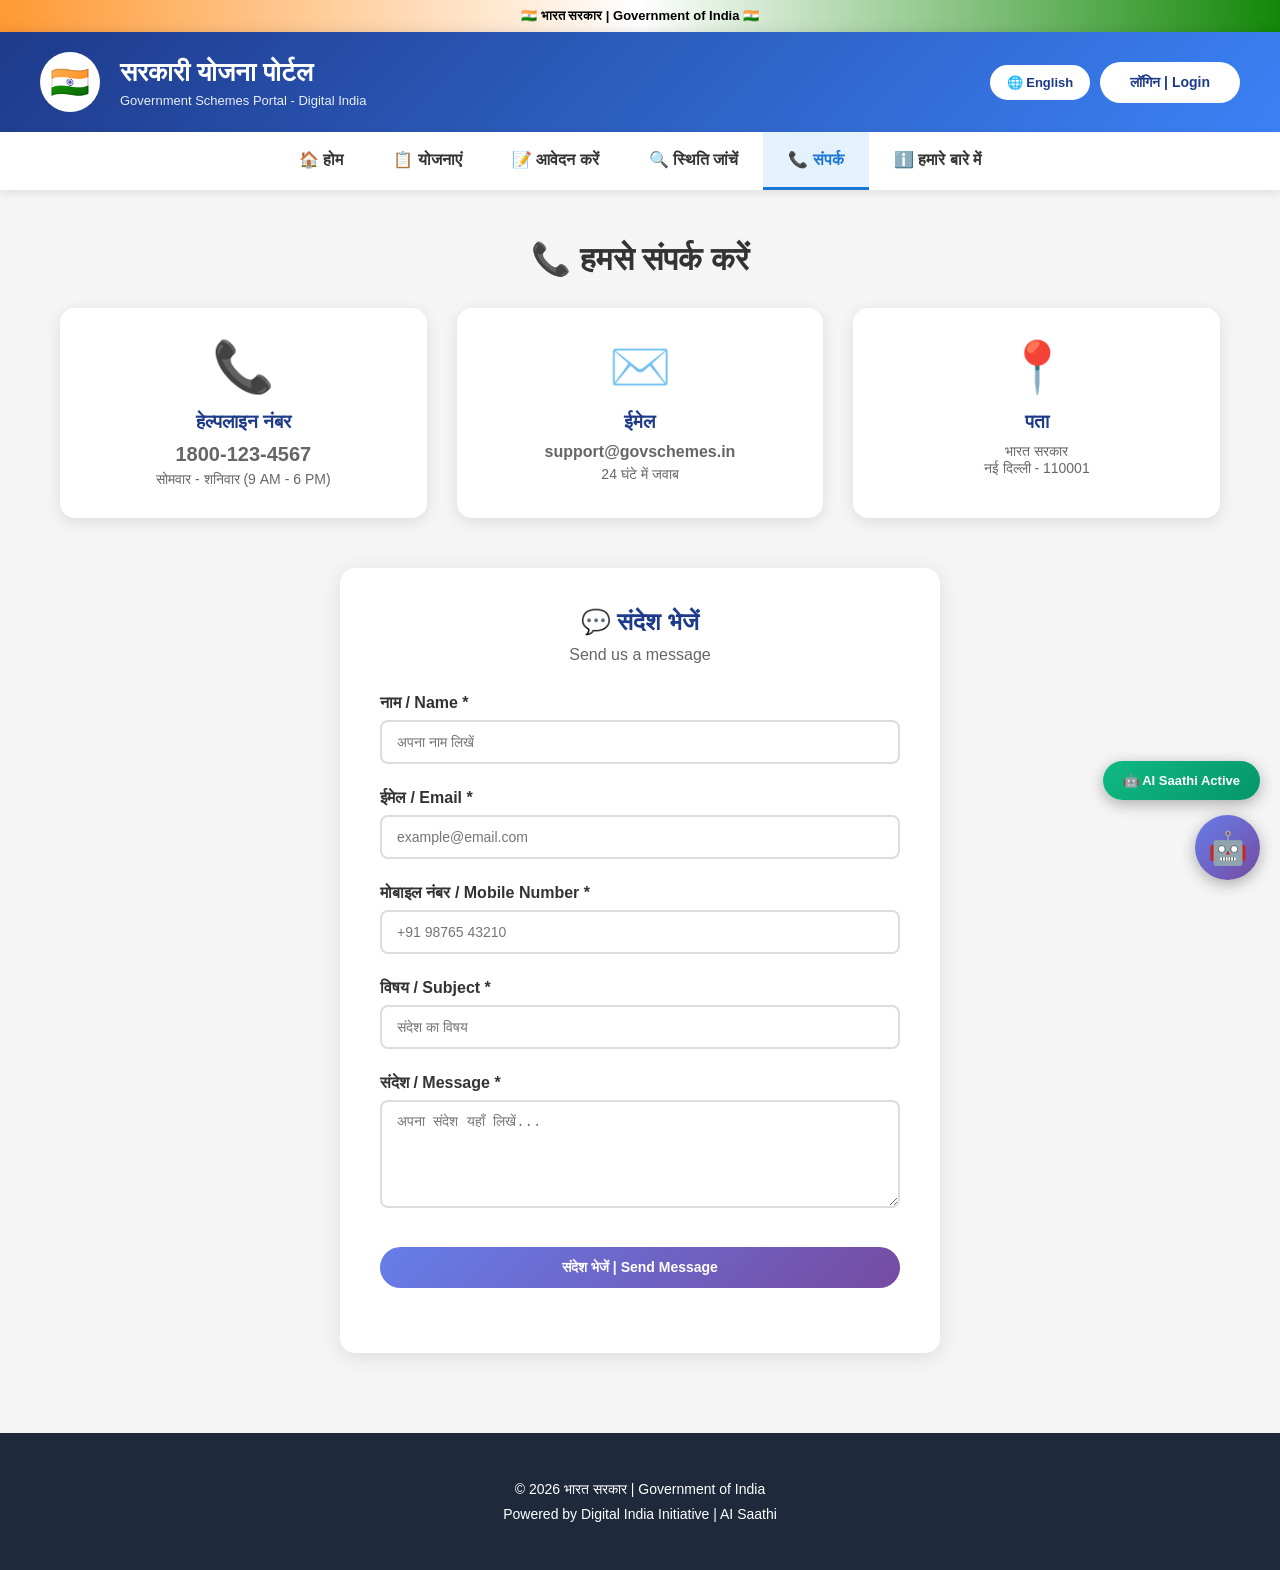
<file: frontend/demo-portal/contact.html>
<!DOCTYPE html>
<html lang="hi">
<head>
  <meta charset="UTF-8">
  <meta name="viewport" content="width=device-width, initial-scale=1.0">
  <title>संपर्क करें | Contact Us</title>
  <link rel="stylesheet" href="style.css">
</head>
<body>
  <div class="top-bar">🇮🇳 भारत सरकार | Government of India 🇮🇳</div>

  <header class="header">
    <div class="header-left">
      <div class="emblem">🇮🇳</div>
      <div class="header-title">
        <h1 data-hi="सरकारी योजना पोर्टल" data-en="Government Schemes Portal">सरकारी योजना पोर्टल</h1>
        <p>Government Schemes Portal - Digital India</p>
      </div>
    </div>
    <div style="display:flex;gap:10px;align-items:center;">
      <button class="lang-toggle" onclick="toggleLanguage()" style="background:white;color:#1e3a8a;padding:8px 15px;border:2px solid white;border-radius:20px;cursor:pointer;font-weight:600;font-size:13px;">🌐 English</button>
      <button class="btn-login" onclick="location.href='login.html'" data-hi="लॉगिन | Login" data-en="Login">लॉगिन | Login</button>
    </div>
  </header>

  <nav class="nav">
    <a href="index.html" data-hi="🏠 होम" data-en="🏠 Home">🏠 होम</a>
    <a href="schemes.html" data-hi="📋 योजनाएं" data-en="📋 Schemes">📋 योजनाएं</a>
    <a href="apply.html" data-hi="📝 आवेदन करें" data-en="📝 Apply">📝 आवेदन करें</a>
    <a href="status.html" data-hi="🔍 स्थिति जांचें" data-en="🔍 Check Status">🔍 स्थिति जांचें</a>
    <a href="contact.html" class="active" data-hi="📞 संपर्क" data-en="📞 Contact">📞 संपर्क</a>
    <a href="about.html" data-hi="ℹ️ हमारे बारे में" data-en="ℹ️ About">ℹ️ हमारे बारे में</a>
  </nav>

  <div class="container" style="margin-top:50px; margin-bottom:50px;">
    <h2 class="section-title" data-hi="📞 हमसे संपर्क करें" data-en="📞 Contact Us">📞 हमसे संपर्क करें</h2>

    <div style="display:grid; grid-template-columns:repeat(auto-fit, minmax(300px, 1fr)); gap:30px; margin-bottom:50px;">
      <div style="background:white; padding:30px; border-radius:15px; box-shadow:0 4px 15px rgba(0,0,0,0.1); text-align:center;">
        <div style="font-size:50px; margin-bottom:15px;">📞</div>
        <h3 style="color:#1e3a8a; margin-bottom:10px;" data-hi="हेल्पलाइन नंबर" data-en="Helpline Number">हेल्पलाइन नंबर</h3>
        <p style="color:#666; font-size:20px; font-weight:700;">1800-123-4567</p>
        <p style="color:#666; font-size:14px; margin-top:5px;" data-hi="सोमवार - शनिवार (9 AM - 6 PM)" data-en="Monday - Saturday (9 AM - 6 PM)">सोमवार - शनिवार (9 AM - 6 PM)</p>
      </div>

      <div style="background:white; padding:30px; border-radius:15px; box-shadow:0 4px 15px rgba(0,0,0,0.1); text-align:center;">
        <div style="font-size:50px; margin-bottom:15px;">✉️</div>
        <h3 style="color:#1e3a8a; margin-bottom:10px;" data-hi="ईमेल" data-en="Email">ईमेल</h3>
        <p style="color:#666; font-size:16px; font-weight:600;">support@govschemes.in</p>
        <p style="color:#666; font-size:14px; margin-top:5px;" data-hi="24 घंटे में जवाब" data-en="Response within 24 hours">24 घंटे में जवाब</p>
      </div>

      <div style="background:white; padding:30px; border-radius:15px; box-shadow:0 4px 15px rgba(0,0,0,0.1); text-align:center;">
        <div style="font-size:50px; margin-bottom:15px;">📍</div>
        <h3 style="color:#1e3a8a; margin-bottom:10px;" data-hi="पता" data-en="Address">पता</h3>
        <p style="color:#666; font-size:14px;" data-hi="भारत सरकार<br>नई दिल्ली - 110001" data-en="Government of India<br>New Delhi - 110001">भारत सरकार<br>नई दिल्ली - 110001</p>
      </div>
    </div>

    <div class="form-container">
      <h2 style="text-align:center; color:#1e3a8a; margin-bottom:10px;" data-hi="💬 संदेश भेजें" data-en="💬 Send us a message">💬 संदेश भेजें</h2>
      <p style="text-align:center; color:#666; margin-bottom:30px;">Send us a message</p>
      
      <form onsubmit="handleContact(event)">
        <div class="form-group">
          <label data-hi="नाम / Name *" data-en="Name *">नाम / Name *</label>
          <input type="text" placeholder="अपना नाम लिखें" required>
        </div>

        <div class="form-group">
          <label data-hi="ईमेल / Email *" data-en="Email *">ईमेल / Email *</label>
          <input type="email" placeholder="example@email.com" required>
        </div>

        <div class="form-group">
          <label data-hi="मोबाइल नंबर / Mobile Number *" data-en="Mobile Number *">मोबाइल नंबर / Mobile Number *</label>
          <input type="tel" placeholder="+91 98765 43210" maxlength="10" required>
        </div>

        <div class="form-group">
          <label data-hi="विषय / Subject *" data-en="Subject *">विषय / Subject *</label>
          <input type="text" placeholder="संदेश का विषय" required>
        </div>

        <div class="form-group">
          <label data-hi="संदेश / Message *" data-en="Message *">संदेश / Message *</label>
          <textarea rows="5" placeholder="अपना संदेश यहाँ लिखें..." required></textarea>
        </div>

        <div class="form-group">
          <button type="submit" class="btn" style="margin-top:10px;" data-hi="संदेश भेजें | Send Message" data-en="Send Message">संदेश भेजें | Send Message</button>
        </div>
      </form>
    </div>
  </div>

  <footer class="footer">
    <p>© 2026 भारत सरकार | Government of India</p>
    <p>Powered by Digital India Initiative | AI Saathi</p>
  </footer>

  <div class="ai-badge">🤖 AI Saathi Active</div>
  <script src="lang-toggle.js"></script>
  <script src="chatbot.js"></script>
  <script>
    function handleContact(e) {
      e.preventDefault();
      alert('आपका संदेश सफलतापूर्वक भेज दिया गया है!\nYour message has been sent successfully!\n\nहम जल्द ही आपसे संपर्क करेंगे।');
      e.target.reset();
    }
  </script>
</body>
</html>
</file>
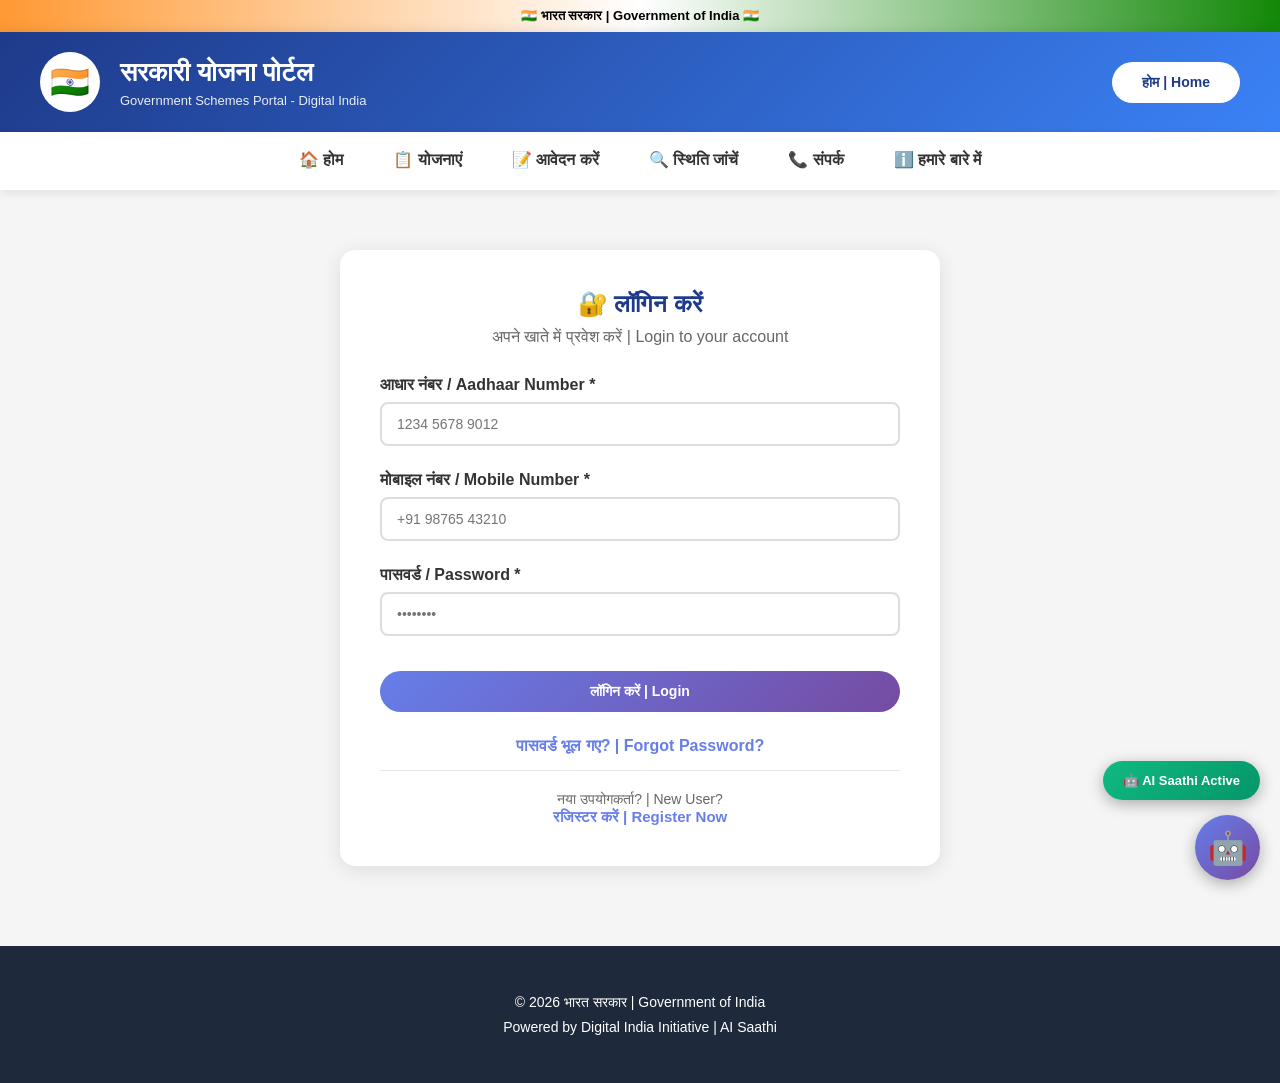
<file: frontend/demo-portal/login.html>
<!DOCTYPE html>
<html lang="hi">
<head>
  <meta charset="UTF-8">
  <meta name="viewport" content="width=device-width, initial-scale=1.0">
  <title>लॉगिन | Login - Government Portal</title>
  <link rel="stylesheet" href="style.css">
</head>
<body>
  <div class="top-bar">🇮🇳 भारत सरकार | Government of India 🇮🇳</div>

  <header class="header">
    <div class="header-left">
      <div class="emblem">🇮🇳</div>
      <div class="header-title">
        <h1>सरकारी योजना पोर्टल</h1>
        <p>Government Schemes Portal - Digital India</p>
      </div>
    </div>
    <button class="btn-login" onclick="location.href='index.html'">होम | Home</button>
  </header>

  <nav class="nav">
    <a href="index.html">🏠 होम</a>
    <a href="schemes.html">📋 योजनाएं</a>
    <a href="apply.html">📝 आवेदन करें</a>
    <a href="status.html">🔍 स्थिति जांचें</a>
    <a href="contact.html">📞 संपर्क</a>
    <a href="about.html">ℹ️ हमारे बारे में</a>
  </nav>

  <div class="container" style="margin-top: 60px; margin-bottom: 60px;">
    <div class="form-container">
      <h2 style="text-align:center; color:#1e3a8a; margin-bottom:10px;">🔐 लॉगिन करें</h2>
      <p style="text-align:center; color:#666; margin-bottom:30px;">अपने खाते में प्रवेश करें | Login to your account</p>
      
      <form onsubmit="handleLogin(event)">
        <div class="form-group">
          <label>आधार नंबर / Aadhaar Number *</label>
          <input type="text" placeholder="1234 5678 9012" maxlength="12" required>
        </div>

        <div class="form-group">
          <label>मोबाइल नंबर / Mobile Number *</label>
          <input type="tel" placeholder="+91 98765 43210" maxlength="10" required>
        </div>

        <div class="form-group">
          <label>पासवर्ड / Password *</label>
          <input type="password" placeholder="••••••••" required>
        </div>

        <div class="form-group">
          <button type="submit" class="btn" style="margin-top:10px;">लॉगिन करें | Login</button>
        </div>

        <div style="text-align:center; margin-top:20px;">
          <a href="#" style="color:#667eea; text-decoration:none; font-weight:600;">पासवर्ड भूल गए? | Forgot Password?</a>
        </div>

        <div style="text-align:center; margin-top:15px; padding-top:20px; border-top:1px solid #e5e7eb;">
          <p style="color:#666; font-size:14px;">नया उपयोगकर्ता? | New User?</p>
          <a href="#" style="color:#667eea; text-decoration:none; font-weight:700; font-size:15px;">रजिस्टर करें | Register Now</a>
        </div>
      </form>
    </div>
  </div>

  <footer class="footer">
    <p>© 2026 भारत सरकार | Government of India</p>
    <p>Powered by Digital India Initiative | AI Saathi</p>
  </footer>

  <div class="ai-badge">🤖 AI Saathi Active</div>
  <script src="chatbot.js"></script>
  <script>
    function handleLogin(e) {
      e.preventDefault();
      alert('लॉगिन सुविधा जल्द ही उपलब्ध होगी!\nLogin feature coming soon!');
    }
  </script>
</body>
</html>
</file>
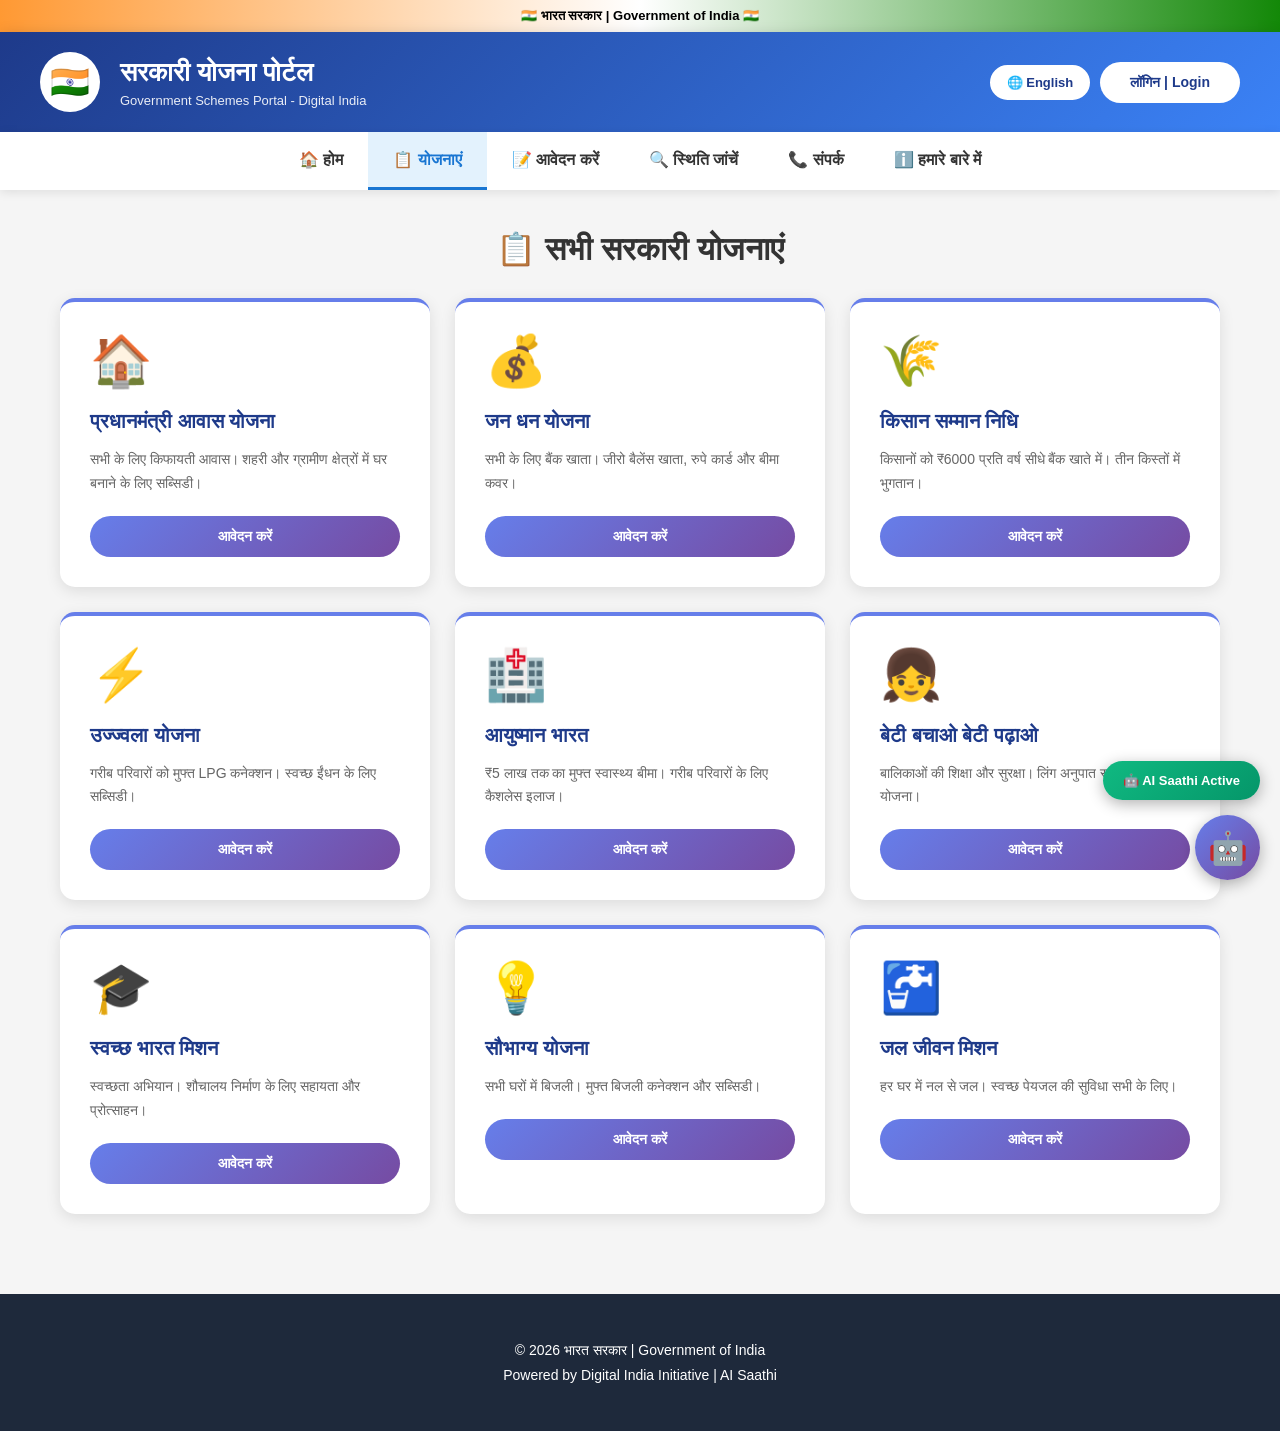
<file: frontend/demo-portal/schemes.html>
<!DOCTYPE html>
<html lang="hi">
<head>
  <meta charset="UTF-8">
  <meta name="viewport" content="width=device-width, initial-scale=1.0">
  <title>सरकारी योजनाएं | Government Schemes</title>
  <link rel="stylesheet" href="style.css">
</head>
<body>
  <div class="top-bar">🇮🇳 भारत सरकार | Government of India 🇮🇳</div>

  <header class="header">
    <div class="header-left">
      <div class="emblem">🇮🇳</div>
      <div class="header-title">
        <h1 data-hi="सरकारी योजना पोर्टल" data-en="Government Schemes Portal">सरकारी योजना पोर्टल</h1>
        <p>Government Schemes Portal - Digital India</p>
      </div>
    </div>
    <div style="display:flex;gap:10px;align-items:center;">
      <button class="lang-toggle" onclick="toggleLanguage()" style="background:white;color:#1e3a8a;padding:8px 15px;border:2px solid white;border-radius:20px;cursor:pointer;font-weight:600;font-size:13px;">🌐 English</button>
      <button class="btn-login" onclick="location.href='login.html'" data-hi="लॉगिन | Login" data-en="Login">लॉगिन | Login</button>
    </div>
  </header>

  <nav class="nav">
    <a href="index.html" data-hi="🏠 होम" data-en="🏠 Home">🏠 होम</a>
    <a href="schemes.html" class="active" data-hi="📋 योजनाएं" data-en="📋 Schemes">📋 योजनाएं</a>
    <a href="apply.html" data-hi="📝 आवेदन करें" data-en="📝 Apply">📝 आवेदन करें</a>
    <a href="status.html" data-hi="🔍 स्थिति जांचें" data-en="🔍 Check Status">🔍 स्थिति जांचें</a>
    <a href="contact.html" data-hi="📞 संपर्क" data-en="📞 Contact">📞 संपर्क</a>
    <a href="about.html" data-hi="ℹ️ हमारे बारे में" data-en="ℹ️ About">ℹ️ हमारे बारे में</a>
  </nav>

  <div class="container" style="margin-top:40px;">
    <h2 class="section-title" data-hi="📋 सभी सरकारी योजनाएं" data-en="📋 All Government Schemes">📋 सभी सरकारी योजनाएं</h2>
    
    <div class="schemes-grid">
      <div class="scheme-card">
        <div class="scheme-icon">🏠</div>
        <h3 data-hi="प्रधानमंत्री आवास योजना" data-en="PM Housing Scheme">प्रधानमंत्री आवास योजना</h3>
        <p data-hi="सभी के लिए किफायती आवास। शहरी और ग्रामीण क्षेत्रों में घर बनाने के लिए सब्सिडी।" data-en="Affordable housing for all. Subsidy for building homes in urban and rural areas.">सभी के लिए किफायती आवास। शहरी और ग्रामीण क्षेत्रों में घर बनाने के लिए सब्सिडी।</p>
        <button class="btn" onclick="location.href='apply.html'" data-hi="आवेदन करें" data-en="Apply Now">आवेदन करें</button>
      </div>

      <div class="scheme-card">
        <div class="scheme-icon">💰</div>
        <h3 data-hi="जन धन योजना" data-en="Jan Dhan Yojana">जन धन योजना</h3>
        <p data-hi="सभी के लिए बैंक खाता। जीरो बैलेंस खाता, रुपे कार्ड और बीमा कवर।" data-en="Bank account for all. Zero balance account, RuPay card and insurance cover.">सभी के लिए बैंक खाता। जीरो बैलेंस खाता, रुपे कार्ड और बीमा कवर।</p>
        <button class="btn" onclick="location.href='apply.html'" data-hi="आवेदन करें" data-en="Apply Now">आवेदन करें</button>
      </div>

      <div class="scheme-card">
        <div class="scheme-icon">🌾</div>
        <h3 data-hi="किसान सम्मान निधि" data-en="Kisan Samman Nidhi">किसान सम्मान निधि</h3>
        <p data-hi="किसानों को ₹6000 प्रति वर्ष सीधे बैंक खाते में। तीन किस्तों में भुगतान।" data-en="₹6000 per year directly to farmers' bank accounts. Payment in three installments.">किसानों को ₹6000 प्रति वर्ष सीधे बैंक खाते में। तीन किस्तों में भुगतान।</p>
        <button class="btn" onclick="location.href='apply.html'" data-hi="आवेदन करें" data-en="Apply Now">आवेदन करें</button>
      </div>

      <div class="scheme-card">
        <div class="scheme-icon">⚡</div>
        <h3 data-hi="उज्ज्वला योजना" data-en="Ujjwala Yojana">उज्ज्वला योजना</h3>
        <p data-hi="गरीब परिवारों को मुफ्त LPG कनेक्शन। स्वच्छ ईंधन के लिए सब्सिडी।" data-en="Free LPG connection to poor families. Subsidy for clean fuel.">गरीब परिवारों को मुफ्त LPG कनेक्शन। स्वच्छ ईंधन के लिए सब्सिडी।</p>
        <button class="btn" onclick="location.href='apply.html'" data-hi="आवेदन करें" data-en="Apply Now">आवेदन करें</button>
      </div>

      <div class="scheme-card">
        <div class="scheme-icon">🏥</div>
        <h3 data-hi="आयुष्मान भारत" data-en="Ayushman Bharat">आयुष्मान भारत</h3>
        <p data-hi="₹5 लाख तक का मुफ्त स्वास्थ्य बीमा। गरीब परिवारों के लिए कैशलेस इलाज।" data-en="Free health insurance up to ₹5 lakh. Cashless treatment for poor families.">₹5 लाख तक का मुफ्त स्वास्थ्य बीमा। गरीब परिवारों के लिए कैशलेस इलाज।</p>
        <button class="btn" onclick="location.href='apply.html'" data-hi="आवेदन करें" data-en="Apply Now">आवेदन करें</button>
      </div>

      <div class="scheme-card">
        <div class="scheme-icon">👧</div>
        <h3 data-hi="बेटी बचाओ बेटी पढ़ाओ" data-en="Beti Bachao Beti Padhao">बेटी बचाओ बेटी पढ़ाओ</h3>
        <p data-hi="बालिकाओं की शिक्षा और सुरक्षा। लिंग अनुपात सुधार के लिए योजना।" data-en="Education and safety of girls. Scheme to improve gender ratio.">बालिकाओं की शिक्षा और सुरक्षा। लिंग अनुपात सुधार के लिए योजना।</p>
        <button class="btn" onclick="location.href='apply.html'" data-hi="आवेदन करें" data-en="Apply Now">आवेदन करें</button>
      </div>

      <div class="scheme-card">
        <div class="scheme-icon">🎓</div>
        <h3 data-hi="स्वच्छ भारत मिशन" data-en="Swachh Bharat Mission">स्वच्छ भारत मिशन</h3>
        <p data-hi="स्वच्छता अभियान। शौचालय निर्माण के लिए सहायता और प्रोत्साहन।" data-en="Cleanliness campaign. Assistance and incentives for toilet construction.">स्वच्छता अभियान। शौचालय निर्माण के लिए सहायता और प्रोत्साहन।</p>
        <button class="btn" onclick="location.href='apply.html'" data-hi="आवेदन करें" data-en="Apply Now">आवेदन करें</button>
      </div>

      <div class="scheme-card">
        <div class="scheme-icon">💡</div>
        <h3 data-hi="सौभाग्य योजना" data-en="Saubhagya Yojana">सौभाग्य योजना</h3>
        <p data-hi="सभी घरों में बिजली। मुफ्त बिजली कनेक्शन और सब्सिडी।" data-en="Electricity in all homes. Free electricity connection and subsidy.">सभी घरों में बिजली। मुफ्त बिजली कनेक्शन और सब्सिडी।</p>
        <button class="btn" onclick="location.href='apply.html'" data-hi="आवेदन करें" data-en="Apply Now">आवेदन करें</button>
      </div>

      <div class="scheme-card">
        <div class="scheme-icon">🚰</div>
        <h3 data-hi="जल जीवन मिशन" data-en="Jal Jeevan Mission">जल जीवन मिशन</h3>
        <p data-hi="हर घर में नल से जल। स्वच्छ पेयजल की सुविधा सभी के लिए।" data-en="Tap water in every home. Clean drinking water facility for all.">हर घर में नल से जल। स्वच्छ पेयजल की सुविधा सभी के लिए।</p>
        <button class="btn" onclick="location.href='apply.html'" data-hi="आवेदन करें" data-en="Apply Now">आवेदन करें</button>
      </div>
    </div>
  </div>

  <footer class="footer">
    <p>© 2026 भारत सरकार | Government of India</p>
    <p>Powered by Digital India Initiative | AI Saathi</p>
  </footer>

  <div class="ai-badge">🤖 AI Saathi Active</div>
  <script src="lang-toggle.js"></script>
  <script src="chatbot.js"></script>
</body>
</html>
</file>
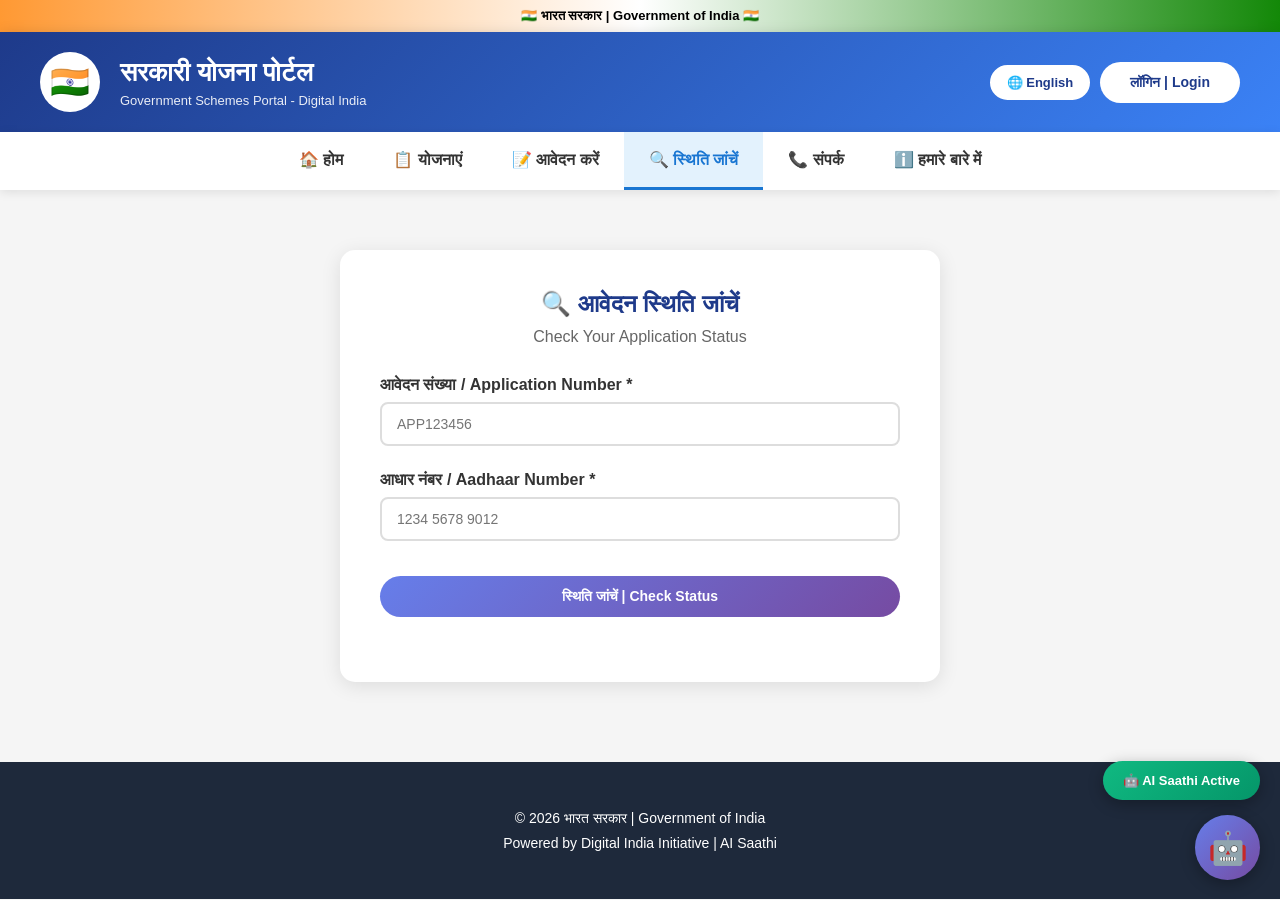
<file: frontend/demo-portal/status.html>
<!DOCTYPE html>
<html lang="hi">
<head>
  <meta charset="UTF-8">
  <meta name="viewport" content="width=device-width, initial-scale=1.0">
  <title>स्थिति जांचें | Check Status</title>
  <link rel="stylesheet" href="style.css">
</head>
<body>
  <div class="top-bar">🇮🇳 भारत सरकार | Government of India 🇮🇳</div>

  <header class="header">
    <div class="header-left">
      <div class="emblem">🇮🇳</div>
      <div class="header-title">
        <h1 data-hi="सरकारी योजना पोर्टल" data-en="Government Schemes Portal">सरकारी योजना पोर्टल</h1>
        <p>Government Schemes Portal - Digital India</p>
      </div>
    </div>
    <div style="display:flex;gap:10px;align-items:center;">
      <button class="lang-toggle" onclick="toggleLanguage()" style="background:white;color:#1e3a8a;padding:8px 15px;border:2px solid white;border-radius:20px;cursor:pointer;font-weight:600;font-size:13px;">🌐 English</button>
      <button class="btn-login" onclick="location.href='login.html'" data-hi="लॉगिन | Login" data-en="Login">लॉगिन | Login</button>
    </div>
  </header>

  <nav class="nav">
    <a href="index.html" data-hi="🏠 होम" data-en="🏠 Home">🏠 होम</a>
    <a href="schemes.html" data-hi="📋 योजनाएं" data-en="📋 Schemes">📋 योजनाएं</a>
    <a href="apply.html" data-hi="📝 आवेदन करें" data-en="📝 Apply">📝 आवेदन करें</a>
    <a href="status.html" class="active" data-hi="🔍 स्थिति जांचें" data-en="🔍 Check Status">🔍 स्थिति जांचें</a>
    <a href="contact.html" data-hi="📞 संपर्क" data-en="📞 Contact">📞 संपर्क</a>
    <a href="about.html" data-hi="ℹ️ हमारे बारे में" data-en="ℹ️ About">ℹ️ हमारे बारे में</a>
  </nav>

  <div class="container" style="margin-top:60px; margin-bottom:60px;">
    <div class="form-container">
      <h2 style="text-align:center; color:#1e3a8a; margin-bottom:10px;" data-hi="🔍 आवेदन स्थिति जांचें" data-en="🔍 Check Your Application Status">🔍 आवेदन स्थिति जांचें</h2>
      <p style="text-align:center; color:#666; margin-bottom:30px;">Check Your Application Status</p>
      
      <form onsubmit="handleStatus(event)">
        <div class="form-group">
          <label data-hi="आवेदन संख्या / Application Number *" data-en="Application Number *">आवेदन संख्या / Application Number *</label>
          <input type="text" placeholder="APP123456" required>
        </div>

        <div class="form-group">
          <label data-hi="आधार नंबर / Aadhaar Number *" data-en="Aadhaar Number *">आधार नंबर / Aadhaar Number *</label>
          <input type="text" placeholder="1234 5678 9012" maxlength="12" required>
        </div>

        <div class="form-group">
          <button type="submit" class="btn" style="margin-top:10px;" data-hi="स्थिति जांचें | Check Status" data-en="Check Status">स्थिति जांचें | Check Status</button>
        </div>
      </form>

      <div id="status-result" style="display:none; margin-top:30px; padding:25px; background:#f0fdf4; border-left:5px solid #10b981; border-radius:10px;">
        <h3 style="color:#059669; margin-bottom:15px;" data-hi="✅ आवेदन स्थिति | Application Status" data-en="✅ Application Status">✅ आवेदन स्थिति | Application Status</h3>
        <p style="margin:8px 0;"><strong data-hi="आवेदन संख्या:" data-en="Application Number:">आवेदन संख्या:</strong> <span id="app-num"></span></p>
        <p style="margin:8px 0;"><strong data-hi="योजना:" data-en="Scheme:">योजना:</strong> <span data-hi="प्रधानमंत्री आवास योजना" data-en="PM Housing Scheme">प्रधानमंत्री आवास योजना</span></p>
        <p style="margin:8px 0;"><strong data-hi="स्थिति:" data-en="Status:">स्थिति:</strong> <span style="color:#059669; font-weight:700;" data-hi="स्वीकृत | Approved" data-en="Approved">स्वीकृत | Approved</span></p>
        <p style="margin:8px 0;"><strong data-hi="आवेदन तिथि:" data-en="Application Date:">आवेदन तिथि:</strong> <span data-hi="15 फरवरी 2026" data-en="15 February 2026">15 फरवरी 2026</span></p>
        <p style="margin:8px 0;"><strong data-hi="अनुमोदन तिथि:" data-en="Approval Date:">अनुमोदन तिथि:</strong> <span data-hi="28 फरवरी 2026" data-en="28 February 2026">28 फरवरी 2026</span></p>
      </div>
    </div>
  </div>

  <footer class="footer">
    <p>© 2026 भारत सरकार | Government of India</p>
    <p>Powered by Digital India Initiative | AI Saathi</p>
  </footer>

  <div class="ai-badge">🤖 AI Saathi Active</div>
  <script src="lang-toggle.js"></script>
  <script src="chatbot.js"></script>
  <script>
    function handleStatus(e) {
      e.preventDefault();
      const appNum = e.target[0].value;
      document.getElementById('app-num').textContent = appNum;
      document.getElementById('status-result').style.display = 'block';
    }
  </script>
</body>
</html>
</file>
<file: frontend/demo-portal/style.css>
* { margin: 0; padding: 0; box-sizing: border-box; }

body {
  font-family: 'Segoe UI', Tahoma, Geneva, Verdana, sans-serif;
  background: #f5f5f5;
  min-height: 100vh;
}

.top-bar {
  background: linear-gradient(90deg, #ff9933, #ffffff, #138808);
  color: #000;
  padding: 8px 20px;
  text-align: center;
  font-size: 13px;
  font-weight: 600;
}

.header {
  background: linear-gradient(135deg, #1e3a8a, #3b82f6);
  color: white;
  padding: 20px 40px;
  display: flex;
  align-items: center;
  justify-content: space-between;
  box-shadow: 0 4px 15px rgba(0,0,0,0.2);
}

.header-left {
  display: flex;
  align-items: center;
  gap: 20px;
}

.emblem {
  width: 60px;
  height: 60px;
  background: white;
  border-radius: 50%;
  display: flex;
  align-items: center;
  justify-content: center;
  font-size: 32px;
}

.header-title h1 {
  font-size: 26px;
  margin-bottom: 5px;
}

.header-title p {
  font-size: 13px;
  opacity: 0.9;
}

.btn-login {
  background: white;
  color: #1e3a8a;
  padding: 12px 30px;
  border: none;
  border-radius: 25px;
  cursor: pointer;
  font-weight: 700;
  font-size: 14px;
  transition: all 0.3s;
}

.btn-login:hover {
  transform: translateY(-2px);
  box-shadow: 0 5px 15px rgba(255,255,255,0.3);
}

.nav {
  background: white;
  padding: 0;
  box-shadow: 0 2px 10px rgba(0,0,0,0.1);
  display: flex;
  justify-content: center;
  gap: 0;
  overflow-x: auto;
}

.nav a {
  color: #333;
  text-decoration: none;
  font-weight: 600;
  padding: 18px 25px;
  white-space: nowrap;
  transition: all 0.3s;
  border-bottom: 3px solid transparent;
}

.nav a:hover, .nav a.active {
  background: #e3f2fd;
  color: #1976d2;
  border-bottom-color: #1976d2;
}

.hero {
  background: linear-gradient(135deg, #667eea, #764ba2);
  color: white;
  padding: 80px 40px;
  text-align: center;
}

.hero h2 {
  font-size: 42px;
  margin-bottom: 15px;
}

.hero p {
  font-size: 18px;
  margin-bottom: 30px;
  opacity: 0.95;
}

.btn-hero {
  background: white;
  color: #667eea;
  padding: 15px 40px;
  border: none;
  border-radius: 30px;
  cursor: pointer;
  font-weight: 700;
  font-size: 16px;
  transition: all 0.3s;
}

.btn-hero:hover {
  transform: translateY(-3px);
  box-shadow: 0 10px 25px rgba(0,0,0,0.3);
}

.container {
  max-width: 1200px;
  margin: 40px auto;
  padding: 0 20px;
}

.section-title {
  font-size: 32px;
  margin-bottom: 30px;
  color: #333;
  text-align: center;
}

.info-banner {
  background: linear-gradient(135deg, #fff3cd, #ffe69c);
  border-left: 5px solid #ffc107;
  padding: 20px 25px;
  border-radius: 10px;
  margin-bottom: 40px;
  font-size: 15px;
}

.schemes-grid {
  display: grid;
  grid-template-columns: repeat(auto-fit, minmax(280px, 1fr));
  gap: 25px;
  margin-bottom: 50px;
}

.scheme-card {
  background: white;
  padding: 30px;
  border-radius: 15px;
  box-shadow: 0 4px 15px rgba(0,0,0,0.1);
  transition: all 0.3s;
  border-top: 4px solid #667eea;
}

.scheme-card:hover {
  transform: translateY(-8px);
  box-shadow: 0 8px 30px rgba(0,0,0,0.15);
}

.scheme-icon {
  font-size: 50px;
  margin-bottom: 20px;
}

.scheme-card h3 {
  color: #1e3a8a;
  margin-bottom: 15px;
  font-size: 20px;
}

.scheme-card p {
  color: #666;
  line-height: 1.7;
  margin-bottom: 20px;
  font-size: 14px;
}

.btn {
  background: linear-gradient(135deg, #667eea, #764ba2);
  color: white;
  padding: 12px 25px;
  border: none;
  border-radius: 25px;
  cursor: pointer;
  font-weight: 600;
  font-size: 14px;
  transition: all 0.3s;
  width: 100%;
}

.btn:hover {
  transform: translateY(-2px);
  box-shadow: 0 5px 15px rgba(102, 126, 234, 0.4);
}

.stats-section {
  display: grid;
  grid-template-columns: repeat(auto-fit, minmax(200px, 1fr));
  gap: 25px;
  margin: 50px 0;
}

.stat-card {
  background: linear-gradient(135deg, #667eea, #764ba2);
  color: white;
  padding: 40px;
  border-radius: 15px;
  text-align: center;
  box-shadow: 0 4px 15px rgba(0,0,0,0.2);
}

.stat-number {
  font-size: 48px;
  font-weight: 700;
  margin-bottom: 10px;
}

.stat-label {
  font-size: 16px;
  opacity: 0.95;
}

.form-container {
  background: white;
  padding: 40px;
  border-radius: 15px;
  box-shadow: 0 4px 20px rgba(0,0,0,0.1);
  max-width: 600px;
  margin: 0 auto;
}

.form-group {
  margin-bottom: 25px;
}

.form-group label {
  display: block;
  margin-bottom: 8px;
  font-weight: 600;
  color: #333;
}

.form-group input, .form-group select, .form-group textarea {
  width: 100%;
  padding: 12px 15px;
  border: 2px solid #ddd;
  border-radius: 8px;
  font-size: 14px;
  transition: all 0.3s;
}

.form-group input:focus, .form-group select:focus, .form-group textarea:focus {
  outline: none;
  border-color: #667eea;
}

.footer {
  background: #1e293b;
  color: white;
  padding: 40px 20px;
  text-align: center;
  margin-top: 80px;
}

.footer p {
  margin: 8px 0;
  font-size: 14px;
}

.ai-badge {
  position: fixed;
  bottom: 100px;
  right: 20px;
  background: linear-gradient(135deg, #10b981, #059669);
  color: white;
  padding: 12px 20px;
  border-radius: 30px;
  font-size: 13px;
  font-weight: 700;
  box-shadow: 0 4px 15px rgba(0,0,0,0.3);
  z-index: 9998;
  animation: pulse 2s infinite;
}

@keyframes pulse {
  0%, 100% { transform: scale(1); }
  50% { transform: scale(1.05); }
}

@media (max-width: 768px) {
  .header { padding: 15px 20px; }
  .hero { padding: 50px 20px; }
  .hero h2 { font-size: 28px; }
  .nav { justify-content: flex-start; }
}
</file>
